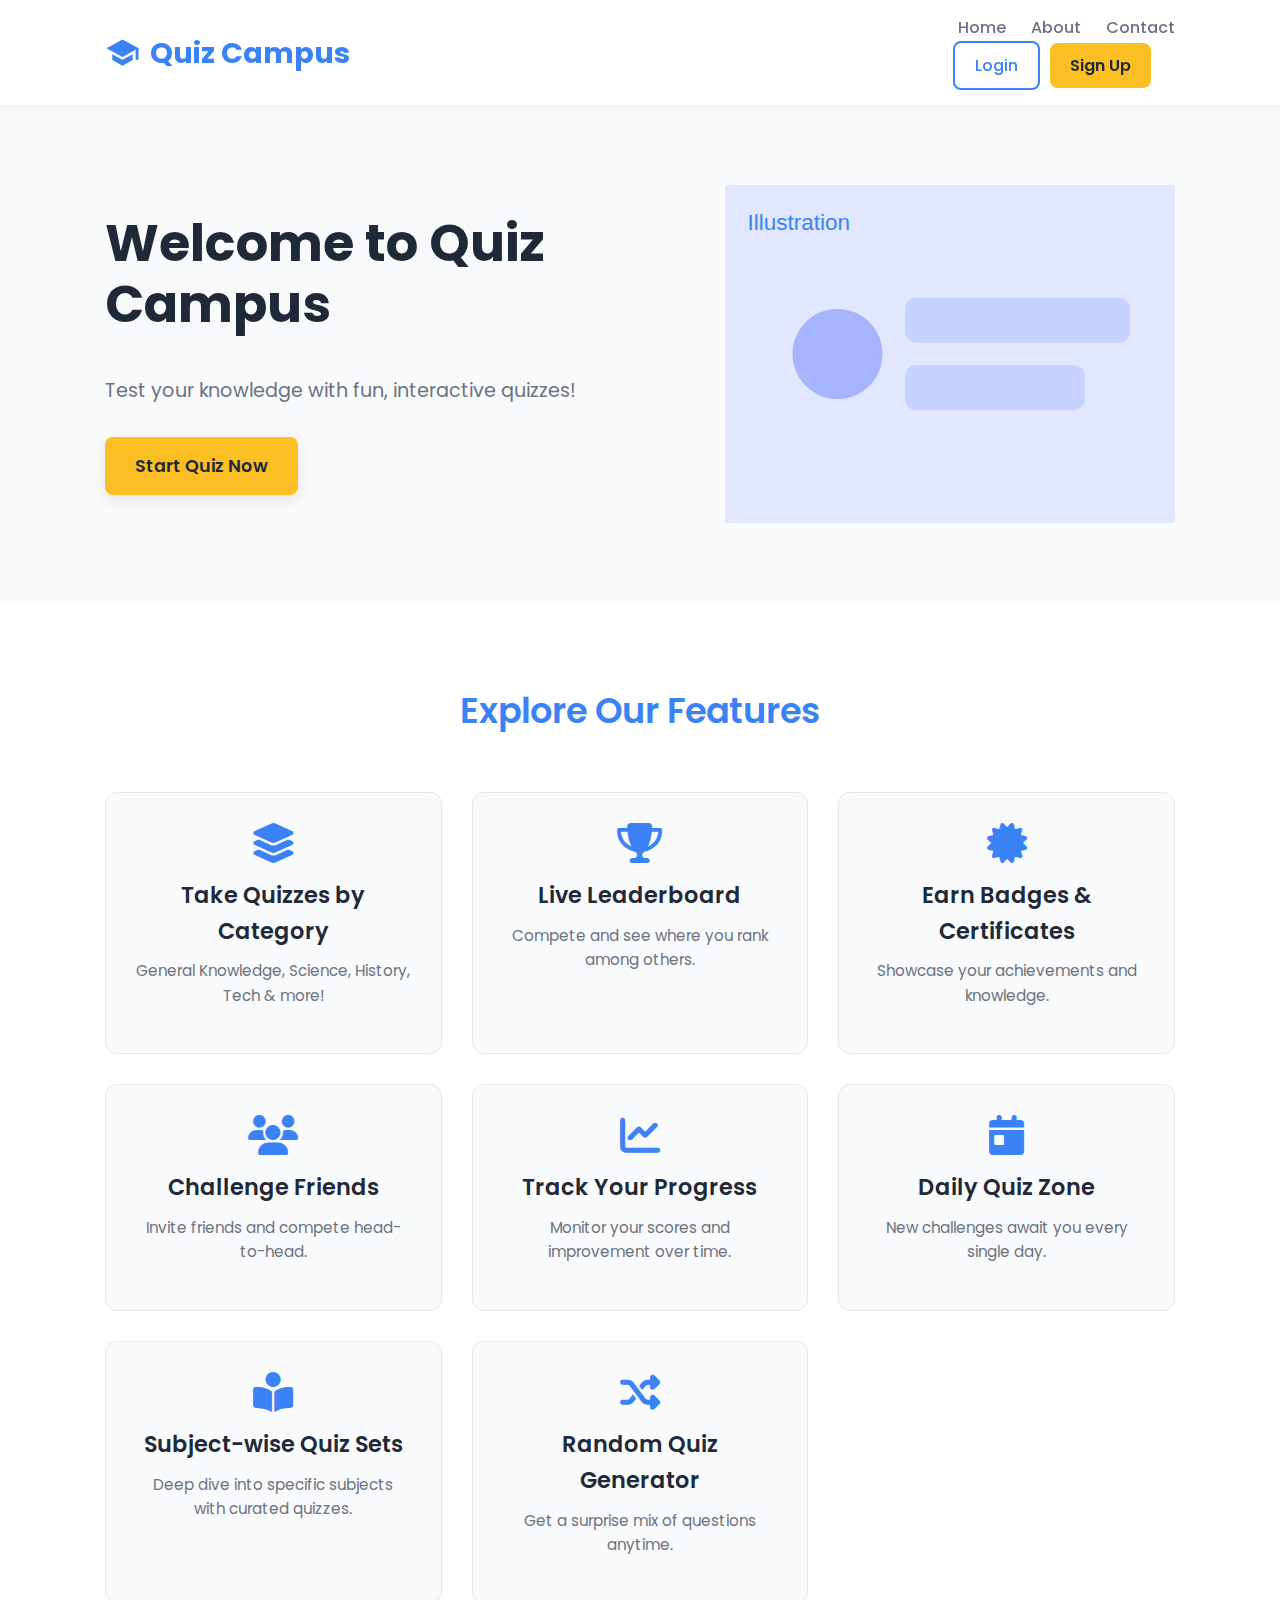
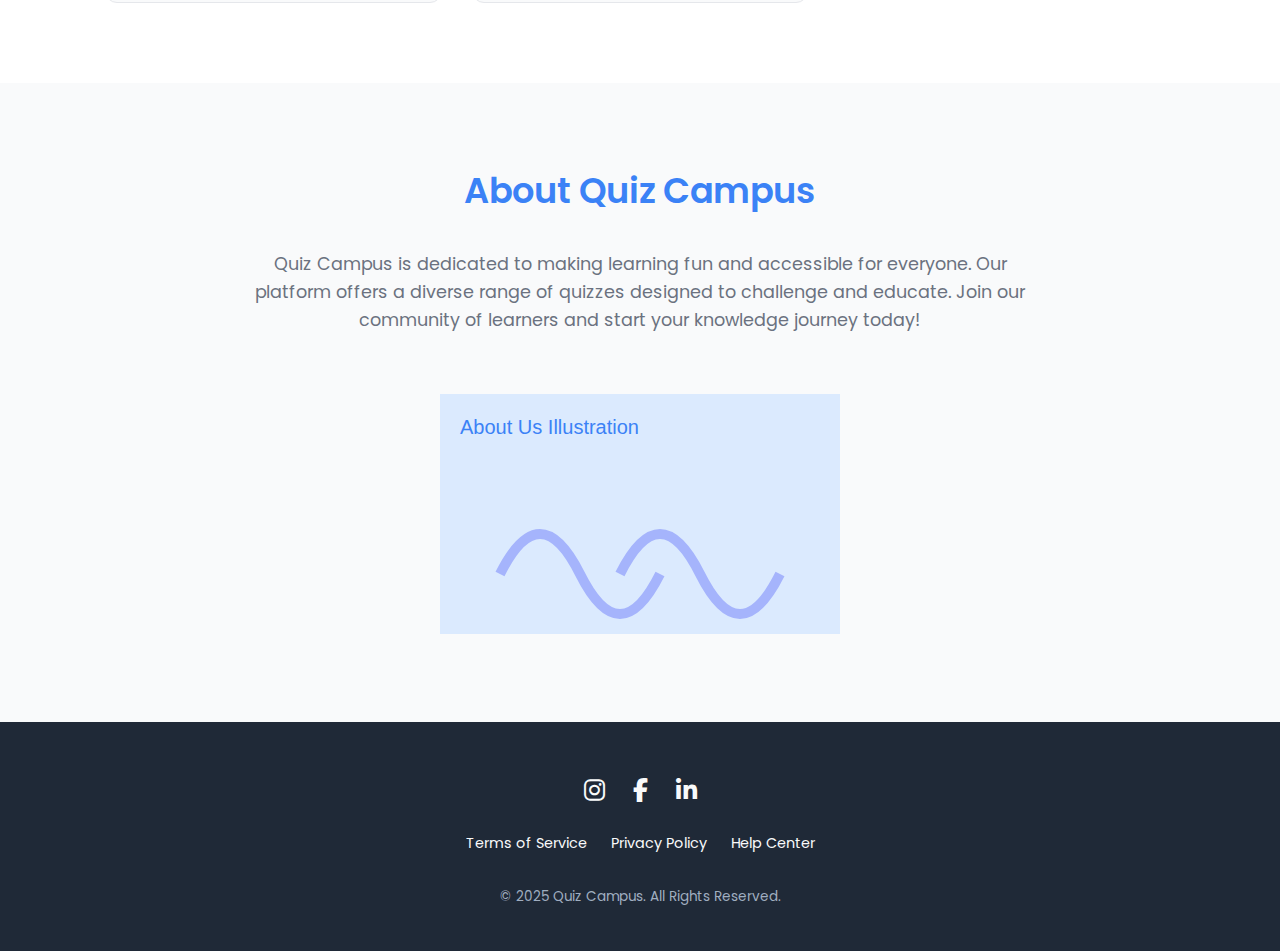
<file: quiz/index.html>
<!DOCTYPE html>
<html lang="en">
<head>
    <meta charset="UTF-8">
    <meta name="viewport" content="width=device-width, initial-scale=1.0">
    <title>Quiz Campus - Test Your Knowledge!</title>
    <link rel="stylesheet" href="style.css">
    <link href="https://fonts.googleapis.com/css2?family=Poppins:wght@400;500;600;700&display=swap" rel="stylesheet">
    <link rel="stylesheet" href="https://cdnjs.cloudflare.com/ajax/libs/font-awesome/6.5.1/css/all.min.css">
    <link rel="icon" href="favicon.svg" type="image/svg+xml"> <!-- Optional: Add a simple SVG favicon -->
</head>
<body>
    <header>
        <div class="container">
            <a href="#" class="logo">
                <img src="logo-icon.svg" alt="Quiz Campus Icon" class="logo-icon"> <!-- Placeholder for a simple logo icon -->
                Quiz Campus
            </a>
            <nav>
                <ul class="nav-links">
                    <li><a href="#">Home</a></li>
                    <li><a href="#about">About</a></li>
                    <li><a href="#contact">Contact</a></li>
                </ul>
                <div class="auth-buttons">
                    <a href="/quiz/login.html" class="btn btn-secondary">Login</a>
                    <a href="/quiz/signup.html" class="btn btn-primary">Sign Up</a>
                </div>
            </nav>
            <button class="mobile-nav-toggle" aria-label="Toggle navigation">
                <i class="fas fa-bars"></i>
            </button>
        </div>
    </header>

    <main>
        <section class="hero">
            <div class="container hero-content">
                <div class="hero-text">
                    <h1>Welcome to Quiz Campus</h1>
                    <p>Test your knowledge with fun, interactive quizzes!</p>
                    <a href="#" class="btn btn-cta">Start Quiz Now</a>
                </div>
                <div class="hero-image">
                    <!-- Placeholder for an illustration -->
                    <img src="hero-illustration.svg" alt="Students learning with quizzes">
                </div>
            </div>
        </section>

        <section id="features" class="features-section">
            <div class="container">
                <h2>Explore Our Features</h2>
                <div class="features-grid">
                    <div class="feature-card">
                        <i class="fas fa-layer-group"></i>
                        <h3>Take Quizzes by Category</h3>
                        <p>General Knowledge, Science, History, Tech & more!</p>
                    </div>
                    <div class="feature-card">
                        <i class="fas fa-trophy"></i>
                        <h3>Live Leaderboard</h3>
                        <p>Compete and see where you rank among others.</p>
                    </div>
                    <div class="feature-card">
                        <i class="fas fa-certificate"></i>
                        <h3>Earn Badges & Certificates</h3>
                        <p>Showcase your achievements and knowledge.</p>
                    </div>
                    <div class="feature-card">
                        <i class="fas fa-users"></i>
                        <h3>Challenge Friends</h3>
                        <p>Invite friends and compete head-to-head.</p>
                    </div>
                    <div class="feature-card">
                        <i class="fas fa-chart-line"></i>
                        <h3>Track Your Progress</h3>
                        <p>Monitor your scores and improvement over time.</p>
                    </div>
                    <div class="feature-card">
                        <i class="fas fa-calendar-day"></i>
                        <h3>Daily Quiz Zone</h3>
                        <p>New challenges await you every single day.</p>
                    </div>
                    <div class="feature-card">
                        <i class="fas fa-book-open-reader"></i>
                        <h3>Subject-wise Quiz Sets</h3>
                        <p>Deep dive into specific subjects with curated quizzes.</p>
                    </div>
                    <div class="feature-card">
                        <i class="fas fa-random"></i>
                        <h3>Random Quiz Generator</h3>
                        <p>Get a surprise mix of questions anytime.</p>
                    </div>
                </div>
            </div>
        </section>

        <!-- Optional: About Section -->
        <section id="about" class="about-section">
            <div class="container">
                <h2>About Quiz Campus</h2>
                <p>Quiz Campus is dedicated to making learning fun and accessible for everyone. Our platform offers a diverse range of quizzes designed to challenge and educate. Join our community of learners and start your knowledge journey today!</p>
                <img src="about-illustration.svg" alt="Diverse group of students learning" class="about-illustration">
            </div>
        </section>

    </main>

    <footer id="contact">
        <div class="container">
            <div class="footer-content">
                <div class="social-media">
                    <a href="#" aria-label="Instagram"><i class="fab fa-instagram"></i></a>
                    <a href="#" aria-label="Facebook"><i class="fab fa-facebook-f"></i></a>
                    <a href="#" aria-label="LinkedIn"><i class="fab fa-linkedin-in"></i></a>
                </div>
                <div class="quick-links">
                    <a href="#">Terms of Service</a>
                    <a href="#">Privacy Policy</a>
                    <a href="#">Help Center</a>
                </div>
            </div>
            <p class="copyright">© 2025 Quiz Campus. All Rights Reserved.</p>
        </div>
    </footer>

    <script src="script.js"></script>
</body>
</html>
</file>
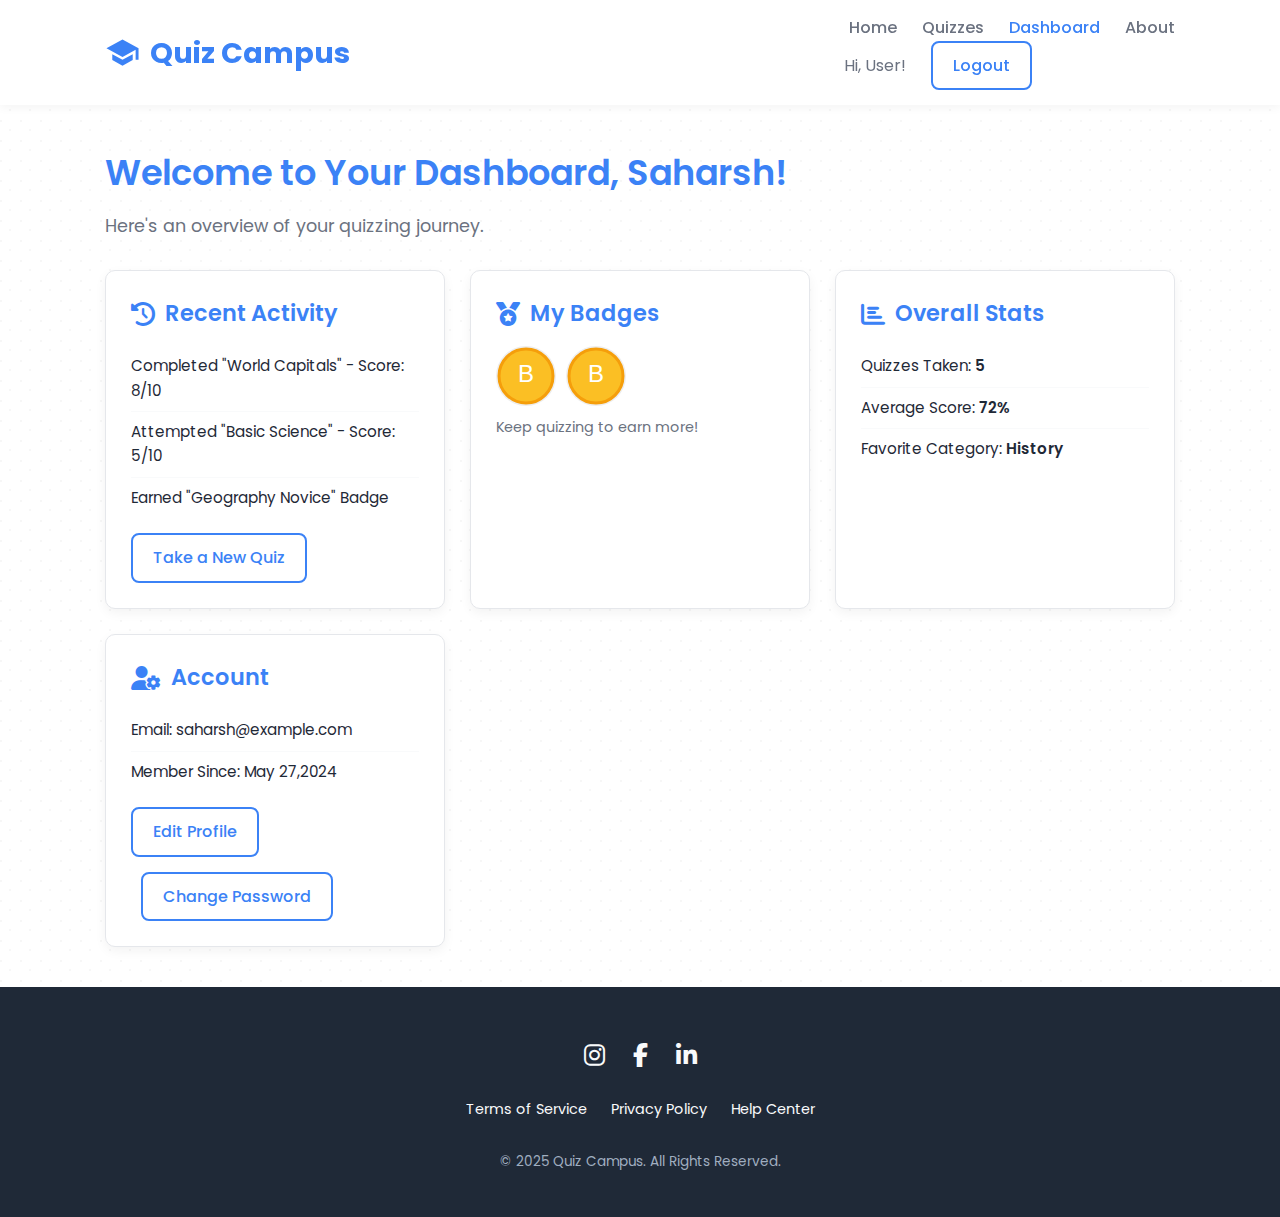
<file: quiz/dashboard.html>
<!DOCTYPE html>
<html lang="en">
<head>
    <meta charset="UTF-8">
    <meta name="viewport" content="width=device-width, initial-scale=1.0">
    <title>My Dashboard - Quiz Campus</title>
    <link rel="stylesheet" href="style.css">
    <link href="https://fonts.googleapis.com/css2?family=Poppins:wght@400;500;600;700&display=swap" rel="stylesheet">
    <link rel="stylesheet" href="https://cdnjs.cloudflare.com/ajax/libs/font-awesome/6.5.1/css/all.min.css">
    <link rel="icon" href="favicon.svg" type="image/svg+xml">
</head>
<body>
    <header>
        <!-- ... (Copy header from index.html, adjust auth buttons for logged-in state) ... -->
       <!--

       -->
       
       
        <div class="container">
            <a href="index.html" class="logo">
                <img src="logo-icon.svg" alt="Quiz Campus Icon" class="logo-icon">
                Quiz Campus
            </a>
            <nav>
                <ul class="nav-links">
                    <li><a href="index.html">Home</a></li>
                    <li><a href="quizzes.html">Quizzes</a></li>
                    <li><a href="dashboard.html" class="active">Dashboard</a></li>
                    <li><a href="index.html#about">About</a></li>
                </ul>
                <div class="auth-buttons">
                    <span style="margin-right: 15px; color: var(--text-light);">Hi, User!</span>
                    <a href="index.html" class="btn btn-secondary">Logout</a> <!-- Logout would be handled by backend -->
                </div>
            </nav>
            <button class="mobile-nav-toggle" aria-label="Toggle navigation">
                <i class="fas fa-bars"></i>
            </button>
        </div>
    </header>

    <main>
        <section class="dashboard-container">
            <div class="container">
                <div class="dashboard-welcome">
                    <h2>Welcome to Your Dashboard, Saharsh!</h2>
                    <p>Here's an overview of your quizzing journey.</p>
                </div>

                <div class="dashboard-grid">
                    <div class="dashboard-card">
                        <h3><i class="fas fa-history"></i> Recent Activity</h3>
                        <ul>
                            <li>Completed "World Capitals" - Score: 8/10</li>
                            <li>Attempted "Basic Science" - Score: 5/10</li>
                            <li>Earned "Geography Novice" Badge</li>
                        </ul>
                        <a href="quizzes.html" class="btn btn-secondary">Take a New Quiz</a>
                    </div>

                    <div class="dashboard-card">
                        <h3><i class="fas fa-medal"></i> My Badges</h3>
                        <div style="display: flex; gap: 10px; margin-top:10px;">
                            <img src="badge-placeholder.svg" alt="Badge 1" title="Geography Novice" style="width:60px; height:60px; background: #eee; border-radius:50%;">
                            <img src="badge-placeholder.svg" alt="Badge 2" title="Science Starter" style="width:60px; height:60px; background: #eee; border-radius:50%;">
                            <!-- Add more badges -->
                        </div>
                        <p style="font-size:0.9rem; color: var(--text-light); margin-top:10px;">Keep quizzing to earn more!</p>
                    </div>

                    <div class="dashboard-card">
                        <h3><i class="fas fa-chart-bar"></i> Overall Stats</h3>
                        <ul>
                            <li>Quizzes Taken: <span class="value">5</span></li>
                            <li>Average Score: <span class="value">72%</span></li>
                            <li>Favorite Category: <span class="value">History</span></li>
                        </ul>
                    </div>

                    <div class="dashboard-card">
                        <h3><i class="fas fa-user-cog"></i> Account</h3>
                         <ul>
                            <li>Email: saharsh@example.com</li>
                            <li>Member Since: May 27,2024</li>
                        </ul>
                        <a href="/quiz/profile-view.html" class="btn btn-secondary">Edit Profile</a>
                        <a href="#" class="btn btn-secondary" style="margin-left:10px;">Change Password</a>
                    </div>
                </div>
            </div>
        </section>
    </main>

    <footer id="contact">
        <!-- ... (Copy footer from index.html) ... -->
       
       
       
       
        <div class="container">
            <div class="footer-content">
                <div class="social-media">
                    <a href="#" aria-label="Instagram"><i class="fab fa-instagram"></i></a>
                    <a href="#" aria-label="Facebook"><i class="fab fa-facebook-f"></i></a>
                    <a href="#" aria-label="LinkedIn"><i class="fab fa-linkedin-in"></i></a>
                </div>
                <div class="quick-links">
                    <a href="#">Terms of Service</a>
                    <a href="#">Privacy Policy</a>
                    <a href="#">Help Center</a>
                </div>
            </div>
            <p class="copyright">© 2025 Quiz Campus. All Rights Reserved.</p>
        </div>
    </footer>
    <script src="script.js"></script>
</body>
</html>
</file>
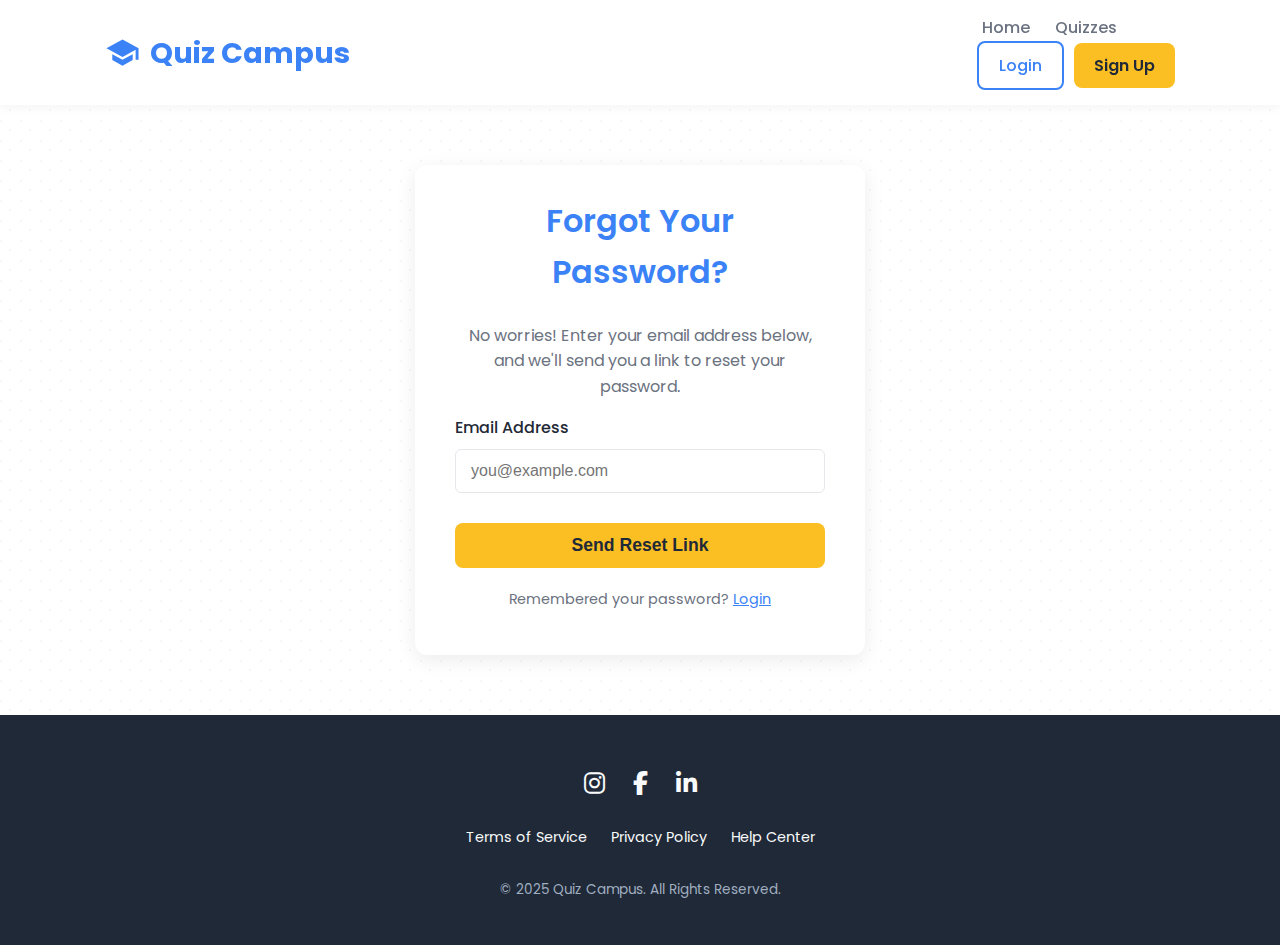
<file: quiz/forgot-password.html>
<!DOCTYPE html>
<html lang="en">
<head>
    <meta charset="UTF-8">
    <meta name="viewport" content="width=device-width, initial-scale=1.0">
    <title>Forgot Password - Quiz Campus</title>
    <link rel="stylesheet" href="style.css">
    <link href="https://fonts.googleapis.com/css2?family=Poppins:wght@400;500;600;700&display=swap" rel="stylesheet">
    <link rel="stylesheet" href="https://cdnjs.cloudflare.com/ajax/libs/font-awesome/6.5.1/css/all.min.css">
    <link rel="icon" href="favicon.svg" type="image/svg+xml">
</head>
<body>
    <header>
        <div class="container">
            <a href="index.html" class="logo">
                <img src="logo-icon.svg" alt="Quiz Campus Icon" class="logo-icon">
                Quiz Campus
            </a>
            <nav id="main-navigation">
                <ul class="nav-links">
                    <li><a href="index.html">Home</a></li>
                    <li><a href="quizzes.html">Quizzes</a></li>
                    <!-- No active class here as it's an auth utility page -->
                </ul>
                 <div class="auth-buttons">
                    <a href="login.html" class="btn btn-secondary">Login</a>
                    <a href="signup.html" class="btn btn-primary">Sign Up</a>
                </div>
            </nav>
            <button class="mobile-nav-toggle" aria-label="Toggle navigation" aria-expanded="false" aria-controls="main-navigation">
                <i class="fas fa-bars"></i>
            </button>
        </div>
    </header>

    <main>
        <div class="auth-container">
            <h2>Forgot Your Password?</h2>
            <p class="form-info-text">No worries! Enter your email address below, and we'll send you a link to reset your password.</p>
            <form action="#" method="POST"> <!-- Action would point to backend endpoint -->
                <div class="form-group">
                    <label for="email">Email Address</label>
                    <input type="email" id="email" name="email" required placeholder="you@example.com">
                </div>
                <button type="submit" class="btn btn-primary">Send Reset Link</button>
                <div class="extra-links">
                    <p>Remembered your password? <a href="login.html">Login</a></p>
                </div>
            </form>
        </div>
    </main>

    <footer id="contact" style="margin-top: 60px;">
        <div class="container">
            <div class="footer-content">
                <div class="social-media">
                    <a href="#" aria-label="Instagram"><i class="fab fa-instagram"></i></a>
                    <a href="#" aria-label="Facebook"><i class="fab fa-facebook-f"></i></a>
                    <a href="#" aria-label="LinkedIn"><i class="fab fa-linkedin-in"></i></a>
                </div>
                <div class="quick-links">
                    <a href="#">Terms of Service</a>
                    <a href="#">Privacy Policy</a>
                    <a href="#">Help Center</a>
                </div>
            </div>
            <p class="copyright">© 2025 Quiz Campus. All Rights Reserved.</p>
        </div>
    </footer>
    <script src="script.js"></script>
</body>
</html>
</file>
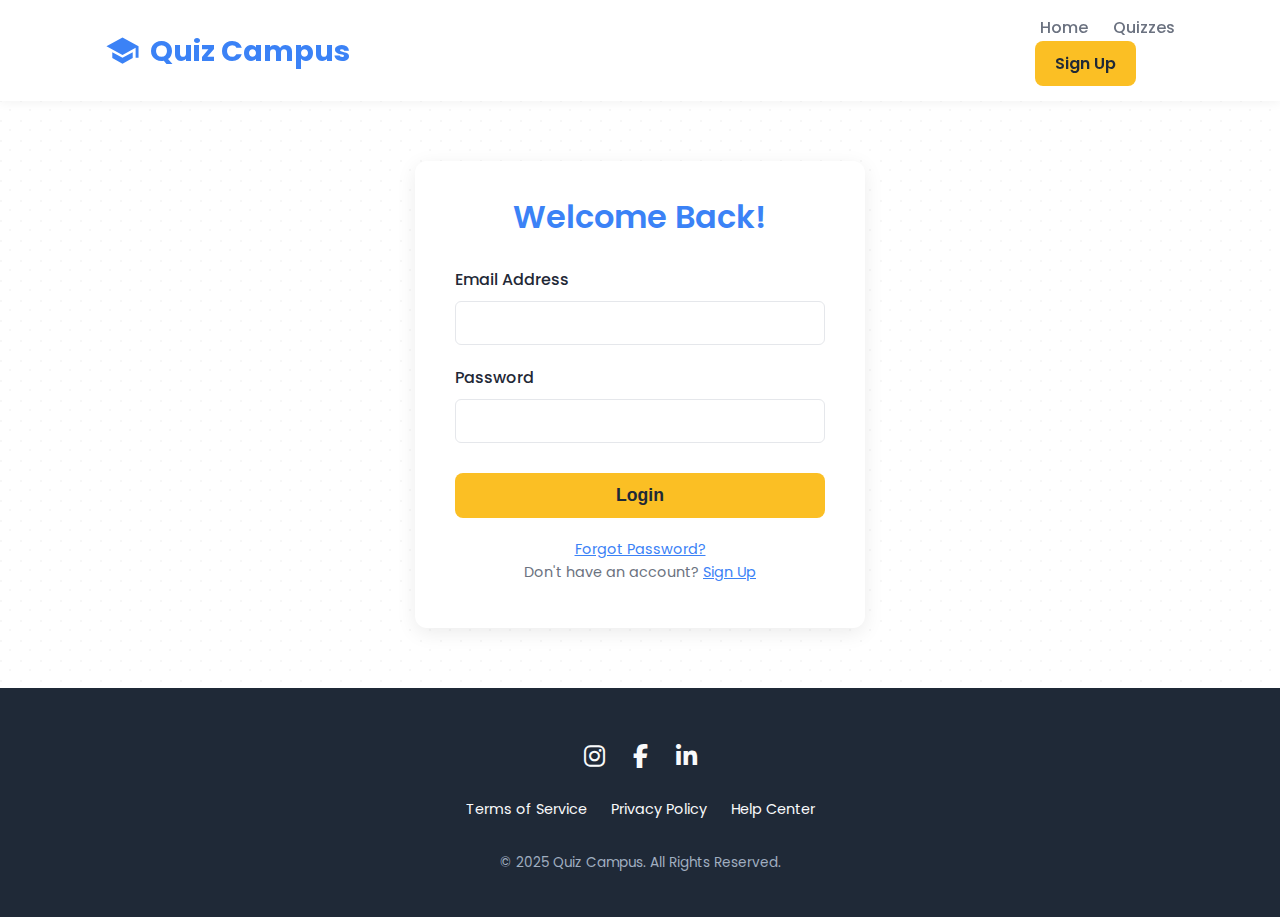
<file: quiz/login.html>
<!DOCTYPE html>
<html lang="en">
<head>
    <meta charset="UTF-8">
    <meta name="viewport" content="width=device-width, initial-scale=1.0">
    <title>Login - Quiz Campus</title>
    <link rel="stylesheet" href="style.css">
    <link href="https://fonts.googleapis.com/css2?family=Poppins:wght@400;500;600;700&display=swap" rel="stylesheet">
    <link rel="stylesheet" href="https://cdnjs.cloudflare.com/ajax/libs/font-awesome/6.5.1/css/all.min.css">
    <link rel="icon" href="favicon.svg" type="image/svg+xml">
</head>
<body>
    <header>
        <div class="container">
            <a href="index.html" class="logo">
                <img src="logo-icon.svg" alt="Quiz Campus Icon" class="logo-icon">
                Quiz Campus
            </a>
            <nav id="main-navigation">
                <ul class="nav-links">
                    <li><a href="index.html">Home</a></li>
                    <li><a href="quizzes.html">Quizzes</a></li>
                </ul>
                 <div class="auth-buttons">
                    <!-- Login is current page, Sign Up is alternative -->
                    <a href="signup.html" class="btn btn-primary">Sign Up</a>
                </div>
            </nav>
             <button class="mobile-nav-toggle" aria-label="Toggle navigation" aria-expanded="false" aria-controls="main-navigation">
                <i class="fas fa-bars"></i>
            </button>
        </div>
    </header>

    <main>
        <div class="auth-container">
            <h2>Welcome Back!</h2>
            <form action="dashboard.html" method="GET"> <!-- Changed to GET and dashboard.html for demo -->
                <div class="form-group"> <label for="email">Email Address</label> <input type="email" id="email" name="email" required> </div>
                <div class="form-group"> <label for="password">Password</label> <input type="password" id="password" name="password" required> </div>
                <button type="submit" class="btn btn-primary">Login</button>
                <div class="extra-links"> <a href="/quiz/forgot-password.html">Forgot Password?</a> <p>Don't have an account? <a href="signup.html">Sign Up</a></p> </div>
            </form>
        </div>
    </main>

    <footer style="margin-top: 60px;">
        <div class="container">
            <div class="footer-content">
                <div class="social-media">
                    <a href="#" aria-label="Instagram"><i class="fab fa-instagram"></i></a>
                    <a href="#" aria-label="Facebook"><i class="fab fa-facebook-f"></i></a>
                    <a href="#" aria-label="LinkedIn"><i class="fab fa-linkedin-in"></i></a>
                </div>
                <div class="quick-links">
                    <a href="#">Terms of Service</a>
                    <a href="#">Privacy Policy</a>
                    <a href="#">Help Center</a>
                </div>
            </div>
            <p class="copyright">© 2025 Quiz Campus. All Rights Reserved.</p>
        </div>
    </footer>
    <script src="script.js"></script>
</body>
</html>
</file>
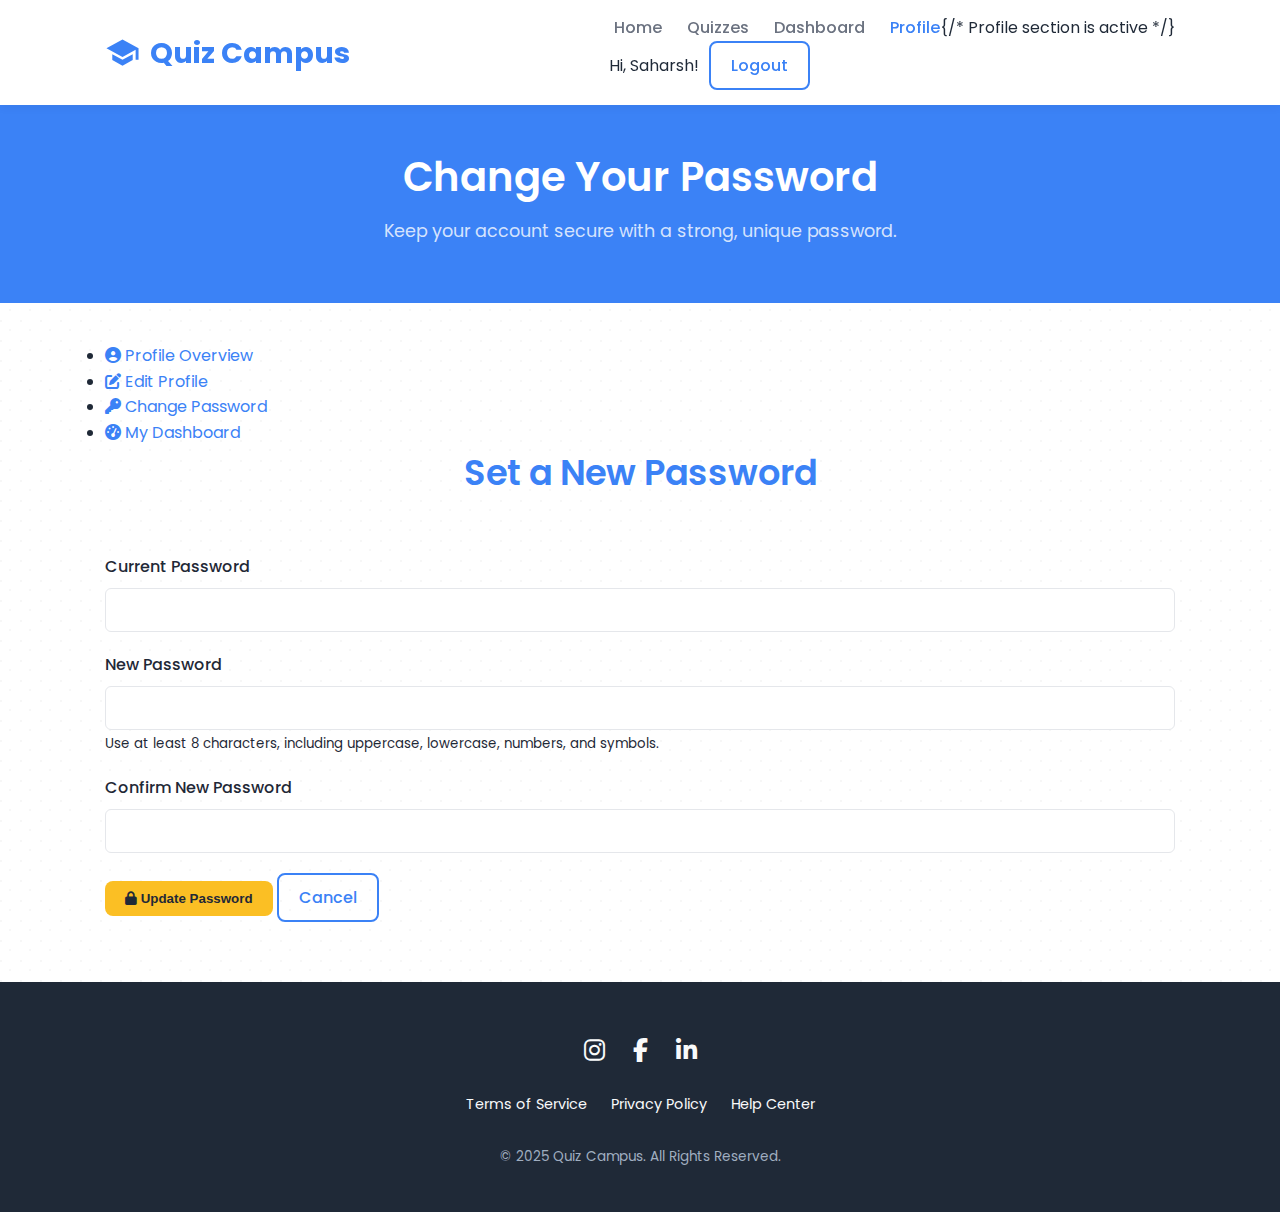
<file: quiz/profile-password.html>
<!DOCTYPE html>
<html lang="en">
<head>
    <meta charset="UTF-8">
    <meta name="viewport" content="width=device-width, initial-scale=1.0">
    <title>Change Password - Quiz Campus</title>
    <link rel="stylesheet" href="style.css">
    <link href="https://fonts.googleapis.com/css2?family=Poppins:wght@400;500;600;700&display=swap" rel="stylesheet">
    <link rel="stylesheet" href="https://cdnjs.cloudflare.com/ajax/libs/font-awesome/6.5.1/css/all.min.css">
    <link rel="icon" href="favicon.svg" type="image/svg+xml">
</head>
<body>
    <header>
        <div class="container">
            <a href="index.html" class="logo"> <img src="logo-icon.svg" alt="Quiz Campus Icon" class="logo-icon"> Quiz Campus </a>
            <nav id="main-navigation">
                <ul class="nav-links">
                    <li><a href="index.html">Home</a></li>
                    <li><a href="quizzes.html">Quizzes</a></li>
                    <li><a href="dashboard.html">Dashboard</a></li>
                    <li><a href="profile-view.html" class="active">Profile</a></li> {/* Profile section is active */}
                </ul>
                <div class="auth-buttons"> <span class="user-greeting">Hi, Saharsh!</span> <a href="index.html" class="btn btn-secondary">Logout</a> </div>
            </nav>
            <button class="mobile-nav-toggle" aria-label="Toggle navigation" aria-expanded="false" aria-controls="main-navigation"> <i class="fas fa-bars"></i> </button>
        </div>
    </header>

    <main>
        <section class="page-header">
            <div class="container">
                <h1>Change Your Password</h1>
                <p>Keep your account secure with a strong, unique password.</p>
            </div>
        </section>

        <section class="profile-section">
            <div class="container">
                <div class="profile-layout">
                    <aside class="profile-sidebar">
                        <nav class="profile-subnav">
                            <ul>
                                <li><a href="profile-view.html"><i class="fas fa-user-circle"></i> Profile Overview</a></li>
                                <li><a href="profile-edit.html"><i class="fas fa-edit"></i> Edit Profile</a></li>
                                <li><a href="profile-password.html" class="active"><i class="fas fa-key"></i> Change Password</a></li>
                                <li><a href="dashboard.html"><i class="fas fa-tachometer-alt"></i> My Dashboard</a></li>
                            </ul>
                        </nav>
                    </aside>
                    <div class="profile-content">
                        <div class="profile-card form-card">
                            <h2>Set a New Password</h2>
                            <form action="#" method="POST" class="profile-form">
                                <div class="form-group">
                                    <label for="currentPassword">Current Password</label>
                                    <input type="password" id="currentPassword" name="currentPassword" required>
                                </div>
                                <div class="form-group">
                                    <label for="newPassword">New Password</label>
                                    <input type="password" id="newPassword" name="newPassword" required>
                                    <small class="form-text text-muted">Use at least 8 characters, including uppercase, lowercase, numbers, and symbols.</small>
                                </div>
                                <div class="form-group">
                                    <label for="confirmNewPassword">Confirm New Password</label>
                                    <input type="password" id="confirmNewPassword" name="confirmNewPassword" required>
                                </div>
                                <div class="form-actions">
                                    <button type="submit" class="btn btn-primary"><i class="fas fa-lock"></i> Update Password</button>
                                    <a href="profile-view.html" class="btn btn-secondary">Cancel</a>
                                </div>
                            </form>
                        </div>
                    </div>
                </div>
            </div>
        </section>
    </main>

    <footer id="contact" style="margin-top: 60px;">
        <!-- ... (Standard Footer) ... -->
        <div class="container"> <div class="footer-content"> <div class="social-media"> <a href="#" aria-label="Instagram"><i class="fab fa-instagram"></i></a> <a href="#" aria-label="Facebook"><i class="fab fa-facebook-f"></i></a> <a href="#" aria-label="LinkedIn"><i class="fab fa-linkedin-in"></i></a> </div> <div class="quick-links"> <a href="#">Terms of Service</a> <a href="#">Privacy Policy</a> <a href="#">Help Center</a> </div> </div> <p class="copyright">© 2025 Quiz Campus. All Rights Reserved.</p> </div>
    </footer>
    <script src="script.js"></script>
</body>
</html>
</file>
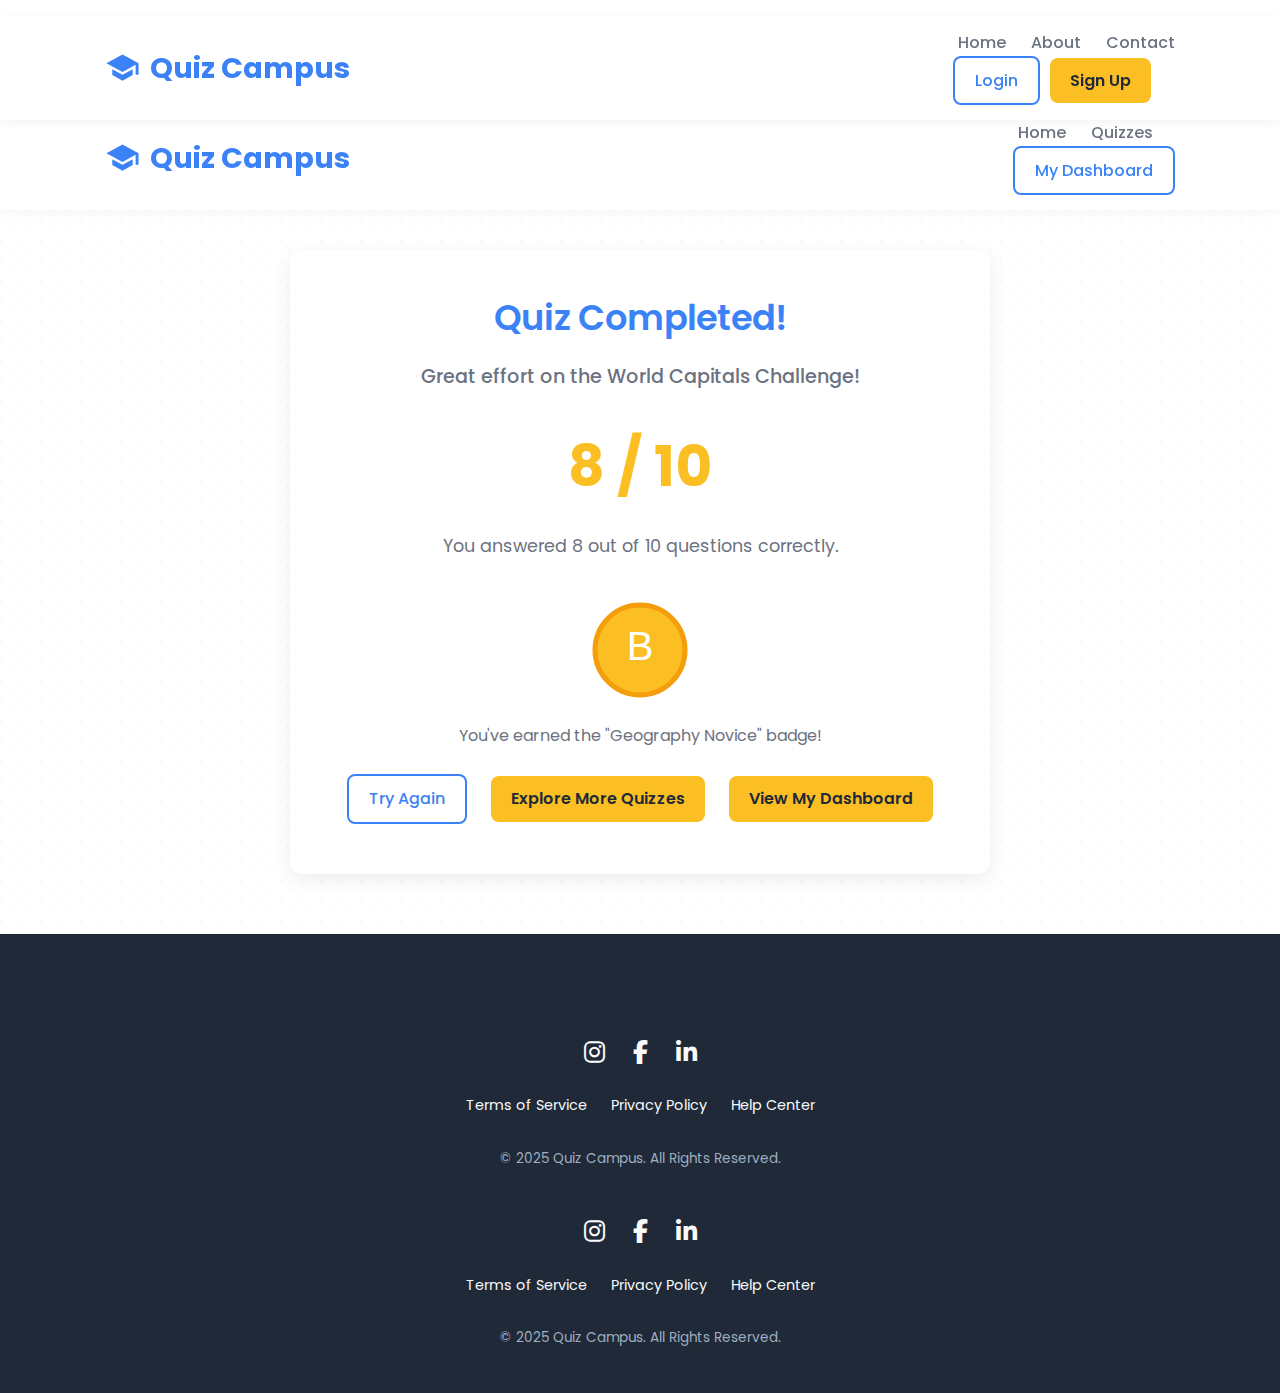
<file: quiz/quiz-result.html>
<!DOCTYPE html>
<html lang="en">
<head>
    <meta charset="UTF-8">
    <meta name="viewport" content="width=device-width, initial-scale=1.0">
    <title>Quiz Results - Quiz Campus</title>
    <link rel="stylesheet" href="style.css">
    <link href="https://fonts.googleapis.com/css2?family=Poppins:wght@400;500;600;700&display=swap" rel="stylesheet">
    <link rel="stylesheet" href="https://cdnjs.cloudflare.com/ajax/libs/font-awesome/6.5.1/css/all.min.css">
    <link rel="icon" href="favicon.svg" type="image/svg+xml">
</head>
<body>
    <header>
        <!-- ... (Copy header from index.html) ... -->
        
        <header>
        <div class="container">
            <a href="#" class="logo">
                <img src="logo-icon.svg" alt="Quiz Campus Icon" class="logo-icon"> <!-- Placeholder for a simple logo icon -->
                Quiz Campus
            </a>
            <nav>
                <ul class="nav-links">
                    <li><a href="#">Home</a></li>
                    <li><a href="#about">About</a></li>
                    <li><a href="#contact">Contact</a></li>
                </ul>
                <div class="auth-buttons">
                    <a href="#" class="btn btn-secondary">Login</a>
                    <a href="#" class="btn btn-primary">Sign Up</a>
                </div>
            </nav>
            <button class="mobile-nav-toggle" aria-label="Toggle navigation">
                <i class="fas fa-bars"></i>
            </button>
        </div>
    </header>
        
        
        
        <div class="container">
            <a href="index.html" class="logo">
                <img src="logo-icon.svg" alt="Quiz Campus Icon" class="logo-icon">
                Quiz Campus
            </a>
            <nav>
                 <ul class="nav-links">
                    <li><a href="index.html">Home</a></li>
                    <li><a href="quizzes.html">Quizzes</a></li>
                </ul>
                 <div class="auth-buttons">
                    <a href="dashboard.html" class="btn btn-secondary">My Dashboard</a>
                </div>
            </nav>
            <button class="mobile-nav-toggle" aria-label="Toggle navigation">
                <i class="fas fa-bars"></i>
            </button>
        </div>
    </header>

    <main>
        <div class="result-container">
            <h2>Quiz Completed!</h2>
            <p class="result-message">Great effort on the World Capitals Challenge!</p>
            <div class="score-display">8 / 10</div>
            <p class="score-details">You answered 8 out of 10 questions correctly.</p>
            <img src="badge-placeholder.svg" alt="Geography Whiz Badge" style="width: 100px; margin: 15px 0;"> <!-- Placeholder for a badge -->
            <p>You've earned the "Geography Novice" badge!</p>

            <div class="result-actions">
                <a href="quiz-start.html" class="btn btn-secondary">Try Again</a>
                <a href="quizzes.html" class="btn btn-primary">Explore More Quizzes</a>
                <a href="dashboard.html" class="btn btn-primary">View My Dashboard</a>
            </div>
            <!-- Optional: Detailed answer review section could go here -->
        </div>
    </main>

    <footer id="contact" style="margin-top: 60px;">
        <!-- ... (Copy footer from index.html) ... -->
       
       
       <footer id="contact">
        <div class="container">
            <div class="footer-content">
                <div class="social-media">
                    <a href="#" aria-label="Instagram"><i class="fab fa-instagram"></i></a>
                    <a href="#" aria-label="Facebook"><i class="fab fa-facebook-f"></i></a>
                    <a href="#" aria-label="LinkedIn"><i class="fab fa-linkedin-in"></i></a>
                </div>
                <div class="quick-links">
                    <a href="#">Terms of Service</a>
                    <a href="#">Privacy Policy</a>
                    <a href="#">Help Center</a>
                </div>
            </div>
            <p class="copyright">© 2025 Quiz Campus. All Rights Reserved.</p>
        </div>
    </footer>
       
       
       
       
        <div class="container">
            <div class="footer-content">
                <div class="social-media">
                    <a href="#" aria-label="Instagram"><i class="fab fa-instagram"></i></a>
                    <a href="#" aria-label="Facebook"><i class="fab fa-facebook-f"></i></a>
                    <a href="#" aria-label="LinkedIn"><i class="fab fa-linkedin-in"></i></a>
                </div>
                <div class="quick-links">
                    <a href="#">Terms of Service</a>
                    <a href="#">Privacy Policy</a>
                    <a href="#">Help Center</a>
                </div>
            </div>
            <p class="copyright">© 2025 Quiz Campus. All Rights Reserved.</p>
        </div>
    </footer>
    <script src="script.js"></script>
</body>
</html>
</file>
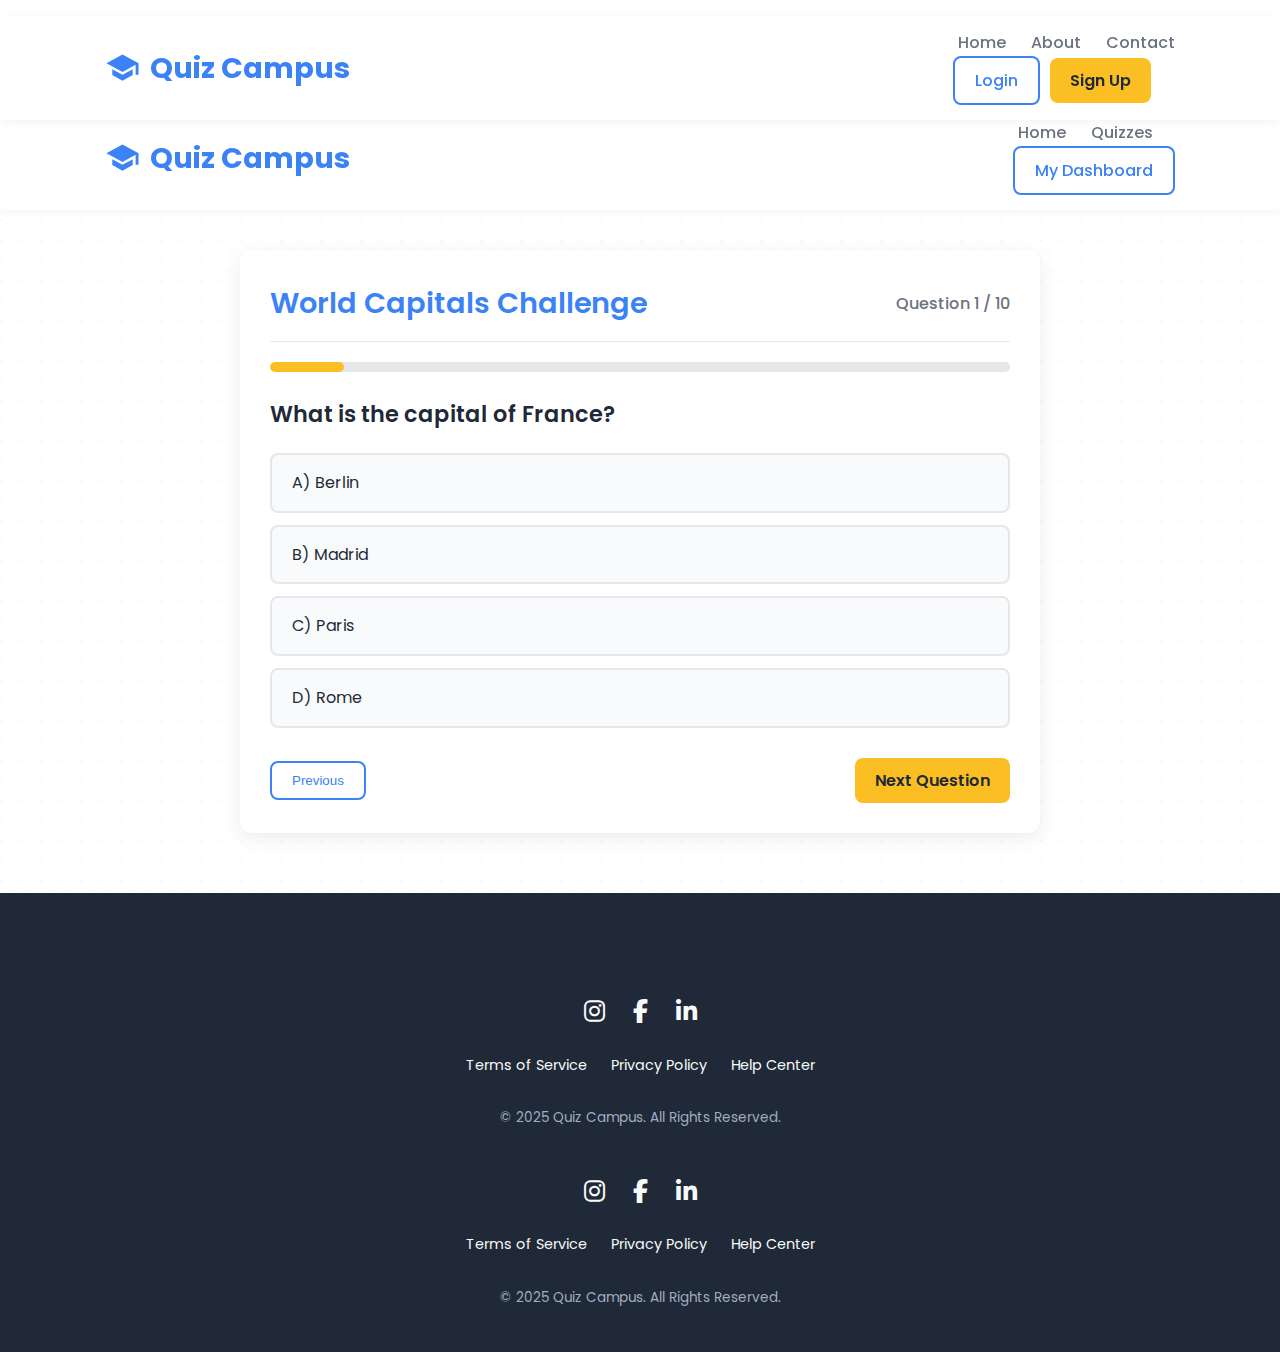
<file: quiz/quiz-start.html>
<!DOCTYPE html>
<html lang="en">
<head>
    <meta charset="UTF-8">
    <meta name="viewport" content="width=device-width, initial-scale=1.0">
    <title>World Capitals Challenge - Quiz Campus</title>
    <link rel="stylesheet" href="style.css">
    <link href="https://fonts.googleapis.com/css2?family=Poppins:wght@400;500;600;700&display=swap" rel="stylesheet">
    <link rel="stylesheet" href="https://cdnjs.cloudflare.com/ajax/libs/font-awesome/6.5.1/css/all.min.css">
    <link rel="icon" href="favicon.svg" type="image/svg+xml">
</head>
<body>
    <header>
        <!-- ... (Copy header from index.html, potentially simplified for quiz focus) ... -->
        
        
        <header>
        <div class="container">
            <a href="#" class="logo">
                <img src="logo-icon.svg" alt="Quiz Campus Icon" class="logo-icon"> <!-- Placeholder for a simple logo icon -->
                Quiz Campus
            </a>
            <nav>
                <ul class="nav-links">
                    <li><a href="#">Home</a></li>
                    <li><a href="#about">About</a></li>
                    <li><a href="#contact">Contact</a></li>
                </ul>
                <div class="auth-buttons">
                    <a href="#" class="btn btn-secondary">Login</a>
                    <a href="#" class="btn btn-primary">Sign Up</a>
                </div>
            </nav>
            <button class="mobile-nav-toggle" aria-label="Toggle navigation">
                <i class="fas fa-bars"></i>
            </button>
        </div>
    </header>


        
        <div class="container">
            <a href="index.html" class="logo">
                <img src="logo-icon.svg" alt="Quiz Campus Icon" class="logo-icon">
                Quiz Campus
            </a>
            <nav>
                 <ul class="nav-links">
                    <li><a href="index.html">Home</a></li>
                    <li><a href="quizzes.html">Quizzes</a></li>
                </ul>
                 <div class="auth-buttons">
                    <!-- Logged in user might see a profile link here instead -->
                    <a href="dashboard.html" class="btn btn-secondary">My Dashboard</a>
                </div>
            </nav>
            <button class="mobile-nav-toggle" aria-label="Toggle navigation">
                <i class="fas fa-bars"></i>
            </button>
        </div>
    </header>

    <main>
        <div class="quiz-interface-container">
            <div class="quiz-header">
                <h2>World Capitals Challenge</h2>
                <div class="quiz-progress-text">Question 1 / 10</div>
                <!-- <div class="quiz-timer">Time Left: <strong>00:59</strong></div> -->
            </div>

            <div class="quiz-progress-bar-container">
                <div class="quiz-progress-bar" style="width: 10%;"></div>
            </div>

            <div class="question-area">
                <p class="question-text">What is the capital of France?</p>
                <ul class="answer-options">
                    <li>
                        <input type="radio" name="q1" id="q1a1" value="Berlin">
                        <label for="q1a1">A) Berlin</label>
                    </li>
                    <li>
                        <input type="radio" name="q1" id="q1a2" value="Madrid">
                        <label for="q1a2">B) Madrid</label>
                    </li>
                    <li>
                        <input type="radio" name="q1" id="q1a3" value="Paris">
                        <label for="q1a3">C) Paris</label>
                    </li>
                    <li>
                        <input type="radio" name="q1" id="q1a4" value="Rome">
                        <label for="q1a4">D) Rome</label>
                    </li>
                </ul>
            </div>

            <div class="quiz-navigation">
                <button class="btn btn-secondary" disabled>Previous</button>
                <!-- This button would change to "Submit Quiz" on the last question -->
                <a href="quiz-result.html" class="btn btn-primary">Next Question</a>
            </div>
        </div>
    </main>

    <footer id="contact" style="margin-top: 60px;"> <!-- Added margin for better spacing -->
        <!-- ... (Copy footer from index.html) ... -->
       
       <footer id="contact">
        <div class="container">
            <div class="footer-content">
                <div class="social-media">
                    <a href="#" aria-label="Instagram"><i class="fab fa-instagram"></i></a>
                    <a href="#" aria-label="Facebook"><i class="fab fa-facebook-f"></i></a>
                    <a href="#" aria-label="LinkedIn"><i class="fab fa-linkedin-in"></i></a>
                </div>
                <div class="quick-links">
                    <a href="#">Terms of Service</a>
                    <a href="#">Privacy Policy</a>
                    <a href="#">Help Center</a>
                </div>
            </div>
            <p class="copyright">© 2025 Quiz Campus. All Rights Reserved.</p>
        </div>
    </footer>
       
       
       
       
       
        <div class="container">
            <div class="footer-content">
                <div class="social-media">
                    <a href="#" aria-label="Instagram"><i class="fab fa-instagram"></i></a>
                    <a href="#" aria-label="Facebook"><i class="fab fa-facebook-f"></i></a>
                    <a href="#" aria-label="LinkedIn"><i class="fab fa-linkedin-in"></i></a>
                </div>
                <div class="quick-links">
                    <a href="#">Terms of Service</a>
                    <a href="#">Privacy Policy</a>
                    <a href="#">Help Center</a>
                </div>
            </div>
            <p class="copyright">© 2025 Quiz Campus. All Rights Reserved.</p>
        </div>
    </footer>
    <script src="script.js"></script>
    <script>
        // Basic interaction for quiz options (visual only)
        const options = document.querySelectorAll('.answer-options input[type="radio"]');
        options.forEach(option => {
            option.addEventListener('change', () => {
                // In a real app, you'd handle the selection state
                console.log('Selected:', option.value);
            });
        });
    </script>
</body>
</html>
</file>
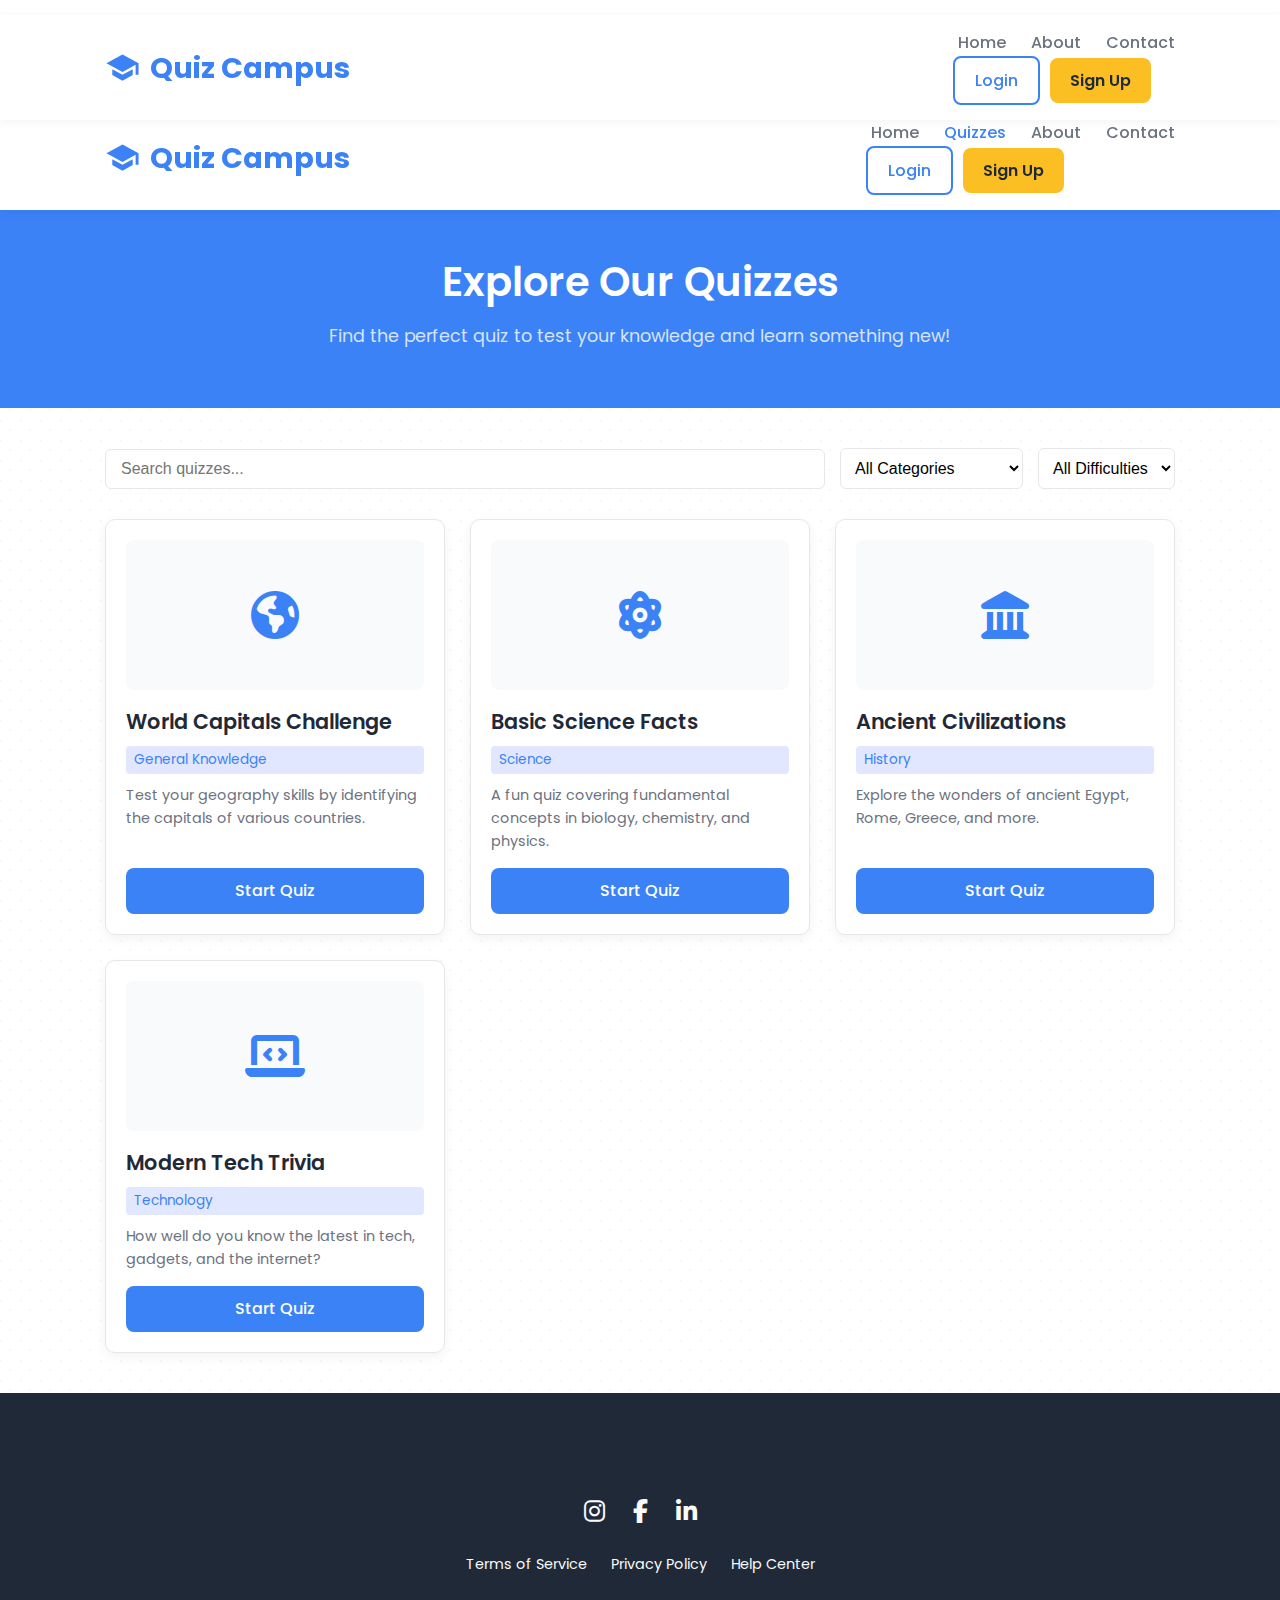
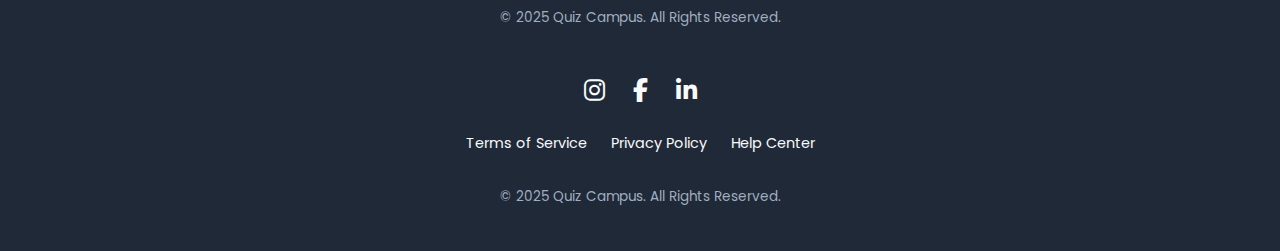
<file: quiz/quizzes.html>
<!DOCTYPE html>
<html lang="en">
<head>
    <meta charset="UTF-8">
    <meta name="viewport" content="width=device-width, initial-scale=1.0">
    <title>Explore Quizzes - Quiz Campus</title>
    <link rel="stylesheet" href="style.css">
    <link href="https://fonts.googleapis.com/css2?family=Poppins:wght@400;500;600;700&display=swap" rel="stylesheet">
    <link rel="stylesheet" href="https://cdnjs.cloudflare.com/ajax/libs/font-awesome/6.5.1/css/all.min.css">
    <link rel="icon" href="favicon.svg" type="image/svg+xml">
</head>
<body>
    <header>
        <!-- ... (Copy header from index.html) ... -->
        
<header>
        <div class="container">
            <a href="#" class="logo">
                <img src="logo-icon.svg" alt="Quiz Campus Icon" class="logo-icon"> <!-- Placeholder for a simple logo icon -->
                Quiz Campus
            </a>
            <nav>
                <ul class="nav-links">
                    <li><a href="#">Home</a></li>
                    <li><a href="#about">About</a></li>
                    <li><a href="#contact">Contact</a></li>
                </ul>
                <div class="auth-buttons">
                    <a href="#" class="btn btn-secondary">Login</a>
                    <a href="#" class="btn btn-primary">Sign Up</a>
                </div>
            </nav>
            <button class="mobile-nav-toggle" aria-label="Toggle navigation">
                <i class="fas fa-bars"></i>
            </button>
        </div>
    </header>




        <div class="container">
            <a href="index.html" class="logo">
                <img src="logo-icon.svg" alt="Quiz Campus Icon" class="logo-icon">
                Quiz Campus
            </a>
            <nav>
                <ul class="nav-links">
                    <li><a href="index.html">Home</a></li>
                    <li><a href="quizzes.html" class="active">Quizzes</a></li>
                    <li><a href="index.html#about">About</a></li>
                    <li><a href="index.html#contact">Contact</a></li>
                </ul>
                <div class="auth-buttons">
                    <a href="login.html" class="btn btn-secondary">Login</a>
                    <a href="signup.html" class="btn btn-primary">Sign Up</a>
                </div>
            </nav>
            <button class="mobile-nav-toggle" aria-label="Toggle navigation">
                <i class="fas fa-bars"></i>
            </button>
        </div>
    </header>

    <main>
        <section class="page-header">
            <div class="container">
                <h1>Explore Our Quizzes</h1>
                <p>Find the perfect quiz to test your knowledge and learn something new!</p>
            </div>
        </section>

        <section class="quiz-list-section">
            <div class="container">
                <div class="quiz-filters">
                    <input type="text" placeholder="Search quizzes...">
                    <select name="category" id="category-filter">
                        <option value="">All Categories</option>
                        <option value="gk">General Knowledge</option>
                        <option value="science">Science</option>
                        <option value="history">History</option>
                        <option value="tech">Technology</option>
                    </select>
                    <select name="difficulty" id="difficulty-filter">
                        <option value="">All Difficulties</option>
                        <option value="easy">Easy</option>
                        <option value="medium">Medium</option>
                        <option value="hard">Hard</option>
                    </select>
                </div>

                <div class="quiz-grid">
                    <!-- Sample Quiz Card 1 -->
                    <div class="quiz-card">
                        <div class="quiz-card-image"><i class="fas fa-globe-americas"></i></div>
                        <h3>World Capitals Challenge</h3>
                        <span class="category">General Knowledge</span>
                        <p>Test your geography skills by identifying the capitals of various countries.</p>
                        <a href="quiz-start.html" class="btn">Start Quiz</a>
                    </div>
                    <!-- Sample Quiz Card 2 -->
                    <div class="quiz-card">
                        <div class="quiz-card-image"><i class="fas fa-atom"></i></div>
                        <h3>Basic Science Facts</h3>
                        <span class="category">Science</span>
                        <p>A fun quiz covering fundamental concepts in biology, chemistry, and physics.</p>
                        <a href="quiz-start.html" class="btn">Start Quiz</a>
                    </div>
                    <!-- Sample Quiz Card 3 -->
                    <div class="quiz-card">
                        <div class="quiz-card-image"><i class="fas fa-landmark"></i></div>
                        <h3>Ancient Civilizations</h3>
                        <span class="category">History</span>
                        <p>Explore the wonders of ancient Egypt, Rome, Greece, and more.</p>
                        <a href="quiz-start.html" class="btn">Start Quiz</a>
                    </div>
                    <!-- Sample Quiz Card 4 -->
                    <div class="quiz-card">
                        <div class="quiz-card-image"><i class="fas fa-laptop-code"></i></div>
                        <h3>Modern Tech Trivia</h3>
                        <span class="category">Technology</span>
                        <p>How well do you know the latest in tech, gadgets, and the internet?</p>
                        <a href="quiz-start.html" class="btn">Start Quiz</a>
                    </div>
                    <!-- Add more quiz cards as needed -->
                </div>
            </div>
        </section>
    </main>

    <footer id="contact">
        <!-- ... (Copy footer from index.html) ... -->
       
       <footer id="contact">
        <div class="container">
            <div class="footer-content">
                <div class="social-media">
                    <a href="#" aria-label="Instagram"><i class="fab fa-instagram"></i></a>
                    <a href="#" aria-label="Facebook"><i class="fab fa-facebook-f"></i></a>
                    <a href="#" aria-label="LinkedIn"><i class="fab fa-linkedin-in"></i></a>
                </div>
                <div class="quick-links">
                    <a href="#">Terms of Service</a>
                    <a href="#">Privacy Policy</a>
                    <a href="#">Help Center</a>
                </div>
            </div>
            <p class="copyright">© 2025 Quiz Campus. All Rights Reserved.</p>
        </div>
    </footer>
       
       
       
       
        <div class="container">
            <div class="footer-content">
                <div class="social-media">
                    <a href="#" aria-label="Instagram"><i class="fab fa-instagram"></i></a>
                    <a href="#" aria-label="Facebook"><i class="fab fa-facebook-f"></i></a>
                    <a href="#" aria-label="LinkedIn"><i class="fab fa-linkedin-in"></i></a>
                </div>
                <div class="quick-links">
                    <a href="#">Terms of Service</a>
                    <a href="#">Privacy Policy</a>
                    <a href="#">Help Center</a>
                </div>
            </div>
            <p class="copyright">© 2025 Quiz Campus. All Rights Reserved.</p>
        </div>
    </footer>
    <script src="script.js"></script>
</body>
</html>
</file>
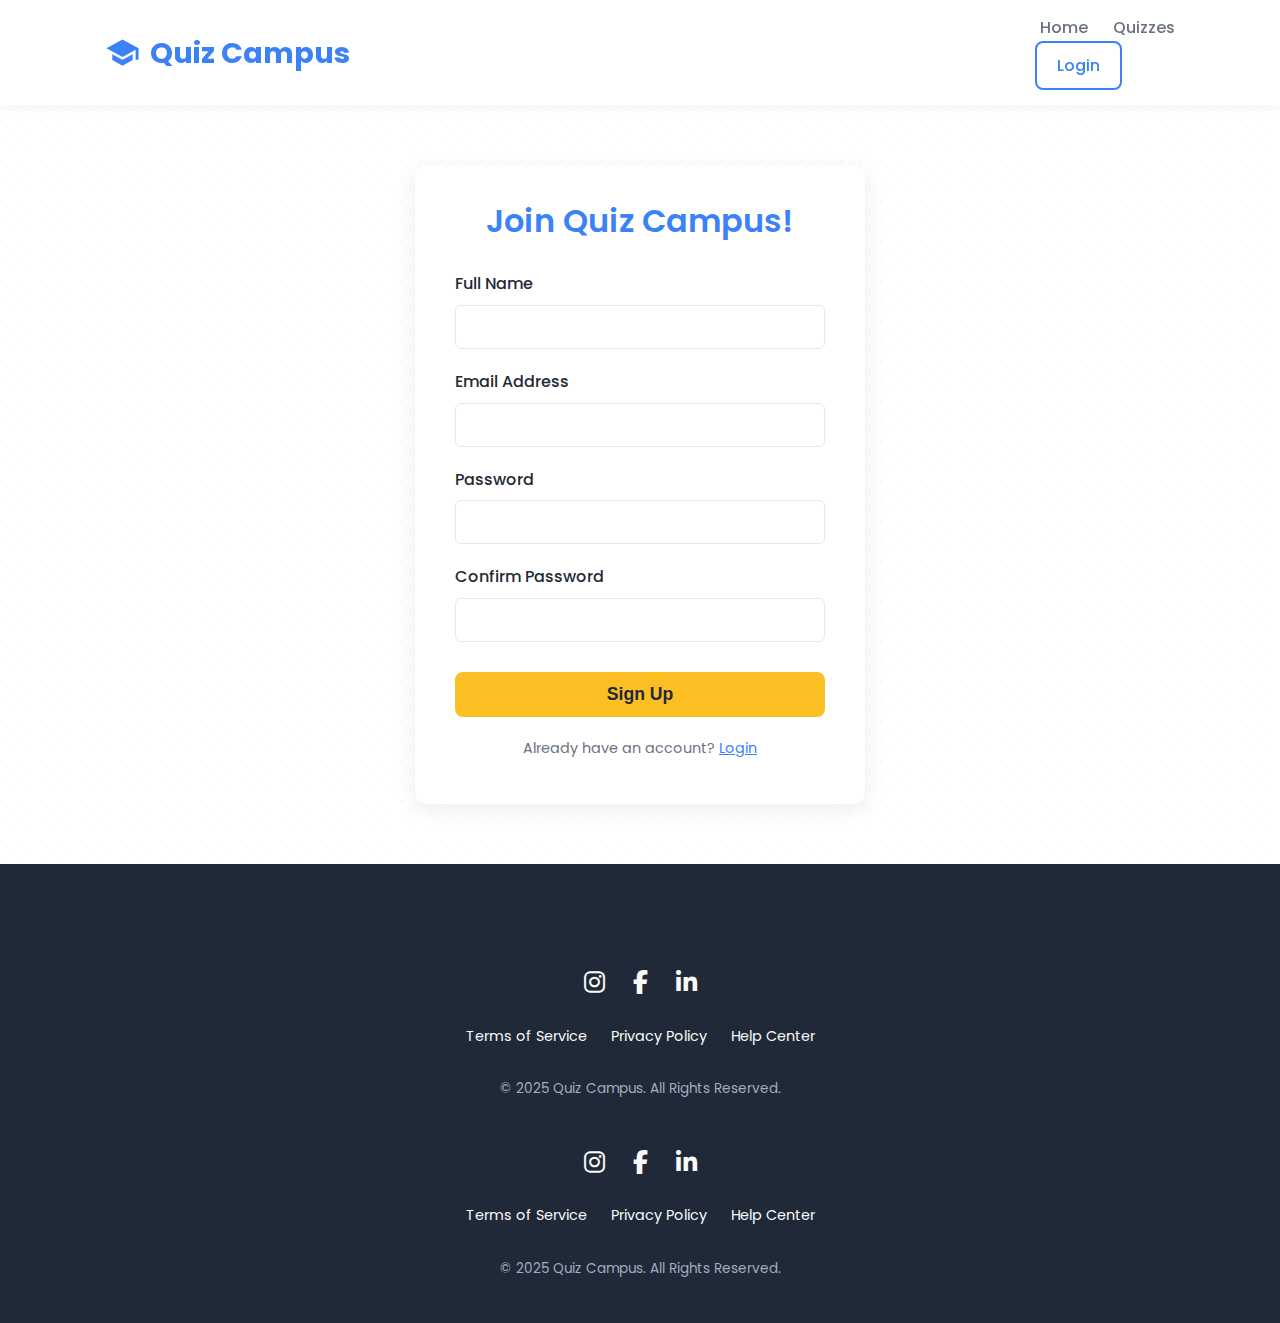
<file: quiz/signup.html>
<!DOCTYPE html>
<html lang="en">
<head>
    <meta charset="UTF-8">
    <meta name="viewport" content="width=device-width, initial-scale=1.0">
    <title>Sign Up - Quiz Campus</title>
    <link rel="stylesheet" href="style.css">
    <link href="https://fonts.googleapis.com/css2?family=Poppins:wght@400;500;600;700&display=swap" rel="stylesheet">
    <link rel="stylesheet" href="https://cdnjs.cloudflare.com/ajax/libs/font-awesome/6.5.1/css/all.min.css">
    <link rel="icon" href="favicon.svg" type="image/svg+xml">
</head>
<body>
    <header>
         <div class="container">
            <a href="index.html" class="logo">
                <img src="logo-icon.svg" alt="Quiz Campus Icon" class="logo-icon">
                Quiz Campus
            </a>
             <nav>
                <ul class="nav-links">
                    <li><a href="index.html">Home</a></li>
                    <li><a href="quizzes.html">Quizzes</a></li>
                </ul>
                 <div class="auth-buttons">
                    <a href="login.html" class="btn btn-secondary">Login</a>
                </div>
            </nav>
            <button class="mobile-nav-toggle" aria-label="Toggle navigation">
                <i class="fas fa-bars"></i>
            </button>
        </div>
    </header>

    <main>
        <div class="auth-container">
            <h2>Join Quiz Campus!</h2>
            <form action="#" method="POST"> <!-- Action would point to backend endpoint -->
                <div class="form-group">
                    <label for="fullname">Full Name</label>
                    <input type="text" id="fullname" name="fullname" required>
                </div>
                <div class="form-group">
                    <label for="email">Email Address</label>
                    <input type="email" id="email" name="email" required>
                </div>
                <div class="form-group">
                    <label for="password">Password</label>
                    <input type="password" id="password" name="password" required>
                </div>
                <div class="form-group">
                    <label for="confirm-password">Confirm Password</label>
                    <input type="password" id="confirm-password" name="confirm_password" required>
                </div>
                <button type="submit" class="btn btn-primary">Sign Up</button>
                <div class="extra-links">
                    <p>Already have an account? <a href="login.html">Login</a></p>
                </div>
            </form>
        </div>
    </main>

    <footer style="margin-top: 60px;">
        <!-- ... (Copy footer from index.html) ... -->
        
        <footer id="contact">
        <div class="container">
            <div class="footer-content">
                <div class="social-media">
                    <a href="#" aria-label="Instagram"><i class="fab fa-instagram"></i></a>
                    <a href="#" aria-label="Facebook"><i class="fab fa-facebook-f"></i></a>
                    <a href="#" aria-label="LinkedIn"><i class="fab fa-linkedin-in"></i></a>
                </div>
                <div class="quick-links">
                    <a href="#">Terms of Service</a>
                    <a href="#">Privacy Policy</a>
                    <a href="#">Help Center</a>
                </div>
            </div>
            <p class="copyright">© 2025 Quiz Campus. All Rights Reserved.</p>
        </div>
     </footer>
        
        
        
        <div class="container">
            <div class="footer-content">
                <div class="social-media">
                    <a href="#" aria-label="Instagram"><i class="fab fa-instagram"></i></a>
                    <a href="#" aria-label="Facebook"><i class="fab fa-facebook-f"></i></a>
                    <a href="#" aria-label="LinkedIn"><i class="fab fa-linkedin-in"></i></a>
                </div>
                <div class="quick-links">
                    <a href="#">Terms of Service</a>
                    <a href="#">Privacy Policy</a>
                    <a href="#">Help Center</a>
                </div>
            </div>
            <p class="copyright">© 2025 Quiz Campus. All Rights Reserved.</p>
        </div>
    </footer>
    <script src="script.js"></script>
</body>
</html>
</file>
<file: quiz/style.css>
/* --- Global Reset & Basic Styling --- */
:root {
    --primary-blue: #3B82F6;
    --primary-blue-dark: #eb2525;
    --accent-yellow: #FBBF24;
    --accent-yellow-dark: #F59E0B;
    --text-dark: #1F2937;
    --text-light: #6B7280;
    --bg-white: #FFFFFF;
    --bg-light-gray: #F9FAFB;
    --border-color: #E5E7EB;
    --font-family: 'Poppins', sans-serif;
}

* {
    margin: 0;
    padding: 0;
    box-sizing: border-box;
}

body {
    font-family: var(--font-family);
    color: var(--text-dark);
    line-height: 1.6;
    background-color: var(--bg-white);
    /* Subtle background pattern */
    background-image:
        radial-gradient(circle at 1px 1px, rgba(0,0,0,0.03) 1px, transparent 0),
        radial-gradient(circle at 10px 10px, rgba(0,0,0,0.03) 1px, transparent 0);
    background-size: 20px 20px;
}

.container {
    width: 90%;
    max-width: 1100px;
    margin: 0 auto;
    padding: 0 15px;
}

a {
    text-decoration: none;
    color: var(--primary-blue);
}

h1, h2, h3 {
    margin-bottom: 0.8em;
    font-weight: 600;
}

h1 { font-size: 2.8rem; }
h2 { font-size: 2.2rem; text-align: center; margin-bottom: 1.5em; color: var(--primary-blue);}
h3 { font-size: 1.4rem; }
p { margin-bottom: 1em; color: var(--text-light); }

/* --- Buttons --- */
.btn {
    display: inline-block;
    padding: 10px 20px;
    border-radius: 8px;
    font-weight: 500;
    text-align: center;
    transition: background-color 0.3s ease, transform 0.2s ease;
    cursor: pointer;
    border: none;
}

.btn-primary { /* Sign Up, main CTAs */
    background-color: var(--accent-yellow);
    color: var(--text-dark);
    font-weight: 600;
}
.btn-primary:hover {
    background-color: var(--accent-yellow-dark);
    transform: translateY(-2px);
}

.btn-secondary { /* Login */
    background-color: transparent;
    color: var(--primary-blue);
    border: 2px solid var(--primary-blue);
}
.btn-secondary:hover {
    background-color: var(--primary-blue);
    color: var(--bg-white);
    transform: translateY(-2px);
}

.btn-cta { /* Hero CTA */
    background-color: var(--accent-yellow);
    color: var(--text-dark);
    padding: 15px 30px;
    font-size: 1.1rem;
    font-weight: 600;
    box-shadow: 0 4px 15px rgba(0,0,0,0.1);
}
.btn-cta:hover {
    background-color: var(--accent-yellow-dark);
    transform: translateY(-3px);
    box-shadow: 0 6px 20px rgba(0,0,0,0.15);
}


/* --- Header --- */
header {
    background-color: var(--bg-white);
    padding: 15px 0;
    box-shadow: 0 2px 10px rgba(0,0,0,0.05);
    position: sticky;
    top: 0;
    z-index: 1000;
    width: 100%;
}

header .container {
    display: flex;
    justify-content: space-between;
    align-items: center;
}

.logo {
    font-size: 1.8rem;
    font-weight: 700;
    color: var(--primary-blue);
    display: flex;
    align-items: center;
}
.logo-icon {
    width: 35px; /* Adjust size as needed */
    height: 35px;
    margin-right: 10px;
}

.nav-links {
    list-style: none;
    display: flex;
}

.nav-links li {
    margin-left: 25px;
}

.nav-links a {
    color: var(--text-light);
    font-weight: 500;
    transition: color 0.3s ease;
}

.nav-links a:hover, .nav-links a.active {
    color: var(--primary-blue);
}

.auth-buttons {
    display: flex;
    align-items: center;
    gap: 10px; /* Spacing between Login and Sign Up */
    margin-left: 20px;
}

.mobile-nav-toggle {
    display: none;
    background: none;
    border: none;
    font-size: 1.5rem;
    color: var(--primary-blue);
    cursor: pointer;
}

/* --- Hero Section --- */
.hero {
    background-color: var(--bg-light-gray); /* Or a subtle gradient */
    /* background-image: linear-gradient(135deg, var(--primary-blue) 0%, #60A5FA 100%); */
    padding: 80px 0;
    text-align: left;
    position: relative;
    overflow: hidden; /* For any decorative elements */
}

.hero-content {
    display: flex;
    align-items: center;
    justify-content: space-between;
    gap: 40px;
}

.hero-text {
    flex: 1;
    max-width: 600px;
}

.hero h1 {
    color: var(--text-dark);
    font-size: 3.2rem; /* Larger for hero */
    font-weight: 700;
    line-height: 1.2;
}

.hero p {
    font-size: 1.2rem;
    color: var(--text-light);
    margin-bottom: 30px;
    max-width: 500px;
}

.hero-image {
    flex: 1;
    max-width: 450px; /* Control image size */
    display: flex;
    justify-content: center;
    align-items: center;
}
.hero-image img {
    max-width: 100%;
    height: auto;
    animation: floatAnimation 3s ease-in-out infinite;
}

@keyframes floatAnimation {
    0%, 100% { transform: translateY(0); }
    50% { transform: translateY(-15px); }
}


/* --- Features Section --- */
.features-section {
    padding: 80px 0;
    background-color: var(--bg-white);
}

.features-grid {
    display: grid;
    grid-template-columns: repeat(auto-fit, minmax(280px, 1fr));
    gap: 30px;
}

.feature-card {
    background-color: var(--bg-light-gray);
    padding: 30px;
    border-radius: 12px;
    text-align: center;
    border: 1px solid var(--border-color);
    transition: transform 0.3s ease, box-shadow 0.3s ease;
}

.feature-card:hover {
    transform: translateY(-5px);
    box-shadow: 0 8px 25px rgba(59, 130, 246, 0.1); /* Blueish shadow */
}

.feature-card i {
    font-size: 2.5rem;
    color: var(--primary-blue);
    margin-bottom: 15px;
    display: block;
}

.feature-card h3 {
    color: var(--text-dark);
    margin-bottom: 10px;
}

.feature-card p {
    font-size: 0.95rem;
    color: var(--text-light);
}

/* --- About Section (Optional) --- */
.about-section {
    padding: 80px 0;
    background-color: var(--bg-light-gray);
    text-align: center;
}
.about-section .container {
    max-width: 800px; /* Narrower for text content */
}
.about-section h2 {
    margin-bottom: 30px;
}
.about-section p {
    font-size: 1.1rem;
    color: var(--text-light);
    margin-bottom: 40px;
}
.about-illustration {
    max-width: 400px;
    width: 80%;
    height: auto;
    margin-top: 20px;
}


/* --- Footer --- */
footer {
    background-color: var(--text-dark);
    color: var(--bg-light-gray);
    padding: 50px 0 30px;
    text-align: center;
}

.footer-content {
    display: flex;
    flex-direction: column;
    align-items: center;
    gap: 20px;
    margin-bottom: 30px;
}

.social-media a {
    color: var(--bg-light-gray);
    font-size: 1.5rem;
    margin: 0 12px;
    transition: color 0.3s ease;
}
.social-media a:hover {
    color: var(--accent-yellow);
}

.quick-links a {
    color: var(--bg-light-gray);
    margin: 0 10px;
    font-size: 0.9rem;
    transition: color 0.3s ease;
}
.quick-links a:hover {
    color: var(--accent-yellow);
}

.copyright {
    font-size: 0.85rem;
    color: #A0AEC0; /* Lighter gray */
    margin-top: 20px;
}


/* --- Responsive Design --- */
@media (max-width: 992px) {
    .hero-content {
        flex-direction: column;
        text-align: center;
    }
    .hero-text {
        order: 2;
        max-width: 100%;
    }
    .hero-image {
        order: 1;
        margin-bottom: 30px;
        max-width: 350px;
    }
    .hero h1 {
        font-size: 2.5rem;
    }
    .hero p {
        font-size: 1.1rem;
        margin-left: auto;
        margin-right: auto;
    }
    .features-grid {
        grid-template-columns: repeat(auto-fit, minmax(250px, 1fr));
    }
}

@media (max-width: 768px) {
    h1 { font-size: 2.2rem; }
    h2 { font-size: 1.8rem; }

    .nav-links, .auth-buttons {
        display: none; /* Hide for mobile toggle */
        flex-direction: column;
        width: 100%;
        position: absolute;
        top: 65px; /* Adjust based on header height */
        left: 0;
        background-color: var(--bg-white);
        box-shadow: 0 4px 10px rgba(0,0,0,0.1);
        padding-bottom: 10px;
    }
    .nav-links.active, .auth-buttons.active {
        display: flex; /* Show when toggled */
    }
    .nav-links li {
        margin: 10px 0;
        text-align: center;
    }
    .auth-buttons {
        padding: 10px 20px; /* Padding for buttons when stacked */
        gap: 15px; /* Space between stacked buttons */
        top: calc(65px + (3 * 40px)); /* Position below nav-links approx */
    }
     .auth-buttons .btn {
        width: 100%; /* Make buttons full width in mobile menu */
    }

    .mobile-nav-toggle {
        display: block;
    }

    header .container {
        position: relative; /* For absolute positioning of mobile menu */
    }
    .hero {
        padding: 60px 0;
    }
    .features-section, .about-section, footer {
        padding: 60px 0;
    }
    .features-grid {
        grid-template-columns: 1fr; /* Stack cards on smaller screens */
    }
    .footer-content {
        flex-direction: column;
    }
    .quick-links {
        display: flex;
        flex-direction: column;
        gap: 10px;
    }
}
/* --- style.css (Continued from Landing Page) --- */

/* --- General Page Styles --- */
.page-header {
    background-color: var(--primary-blue);
    color: var(--bg-white);
    padding: 40px 0;
    text-align: center;
    margin-bottom: 40px;
}
.page-header h1 {
    font-size: 2.5rem;
    margin-bottom: 0.2em;
    color: var(--bg-white);
}
.page-header p {
    font-size: 1.1rem;
    color: rgba(255, 255, 255, 0.8);
}

/* --- Quizzes Page (quizzes.html) --- */
.quiz-filters {
    margin-bottom: 30px;
    display: flex;
    gap: 15px;
    align-items: center;
    flex-wrap: wrap;
}
.quiz-filters input[type="text"] {
    padding: 10px 15px;
    border: 1px solid var(--border-color);
    border-radius: 6px;
    flex-grow: 1;
    font-size: 1rem;
}
.quiz-filters select {
    padding: 10px;
    border: 1px solid var(--border-color);
    border-radius: 6px;
    background-color: var(--bg-white);
    font-size: 1rem;
}

.quiz-grid {
    display: grid;
    grid-template-columns: repeat(auto-fit, minmax(300px, 1fr));
    gap: 25px;
    margin-bottom: 40px;
}

.quiz-card {
    background-color: var(--bg-white);
    border: 1px solid var(--border-color);
    border-radius: 10px;
    padding: 20px;
    box-shadow: 0 4px 12px rgba(0,0,0,0.05);
    transition: transform 0.3s ease, box-shadow 0.3s ease;
    display: flex;
    flex-direction: column;
}
.quiz-card:hover {
    transform: translateY(-5px);
    box-shadow: 0 6px 20px rgba(59, 130, 246, 0.1);
}
.quiz-card-image {
    width: 100%;
    height: 150px; /* Or use aspect-ratio */
    background-color: var(--bg-light-gray); /* Placeholder for image */
    border-radius: 8px;
    margin-bottom: 15px;
    display: flex;
    align-items: center;
    justify-content: center;
    font-size: 1.5rem;
    color: var(--text-light);
}
.quiz-card-image i { /* For an icon if no image */
    font-size: 3rem;
    color: var(--primary-blue);
}
.quiz-card h3 {
    font-size: 1.3rem;
    margin-bottom: 8px;
    color: var(--text-dark);
}
.quiz-card .category {
    font-size: 0.85rem;
    color: var(--primary-blue);
    background-color: #E0E7FF; /* Light blue bg for category */
    padding: 3px 8px;
    border-radius: 4px;
    display: inline-block;
    margin-bottom: 10px;
}
.quiz-card p {
    font-size: 0.9rem;
    color: var(--text-light);
    flex-grow: 1; /* Pushes button to bottom */
    margin-bottom: 15px;
}
.quiz-card .btn {
    margin-top: auto; /* Pushes button to bottom */
    background-color: var(--primary-blue);
    color: var(--bg-white);
}
.quiz-card .btn:hover {
    background-color: var(--primary-blue-dark);
}

/* --- Quiz Start/Taking Page (quiz-start.html) --- */
.quiz-interface-container {
    max-width: 800px;
    margin: 40px auto;
    padding: 30px;
    background-color: var(--bg-white);
    border-radius: 12px;
    box-shadow: 0 5px 20px rgba(0,0,0,0.08);
}
.quiz-header {
    display: flex;
    justify-content: space-between;
    align-items: center;
    margin-bottom: 20px;
    padding-bottom: 15px;
    border-bottom: 1px solid var(--border-color);
}
.quiz-header h2 {
    font-size: 1.8rem;
    color: var(--primary-blue);
    margin-bottom: 0;
}
.quiz-timer, .quiz-progress-text {
    font-size: 1rem;
    font-weight: 500;
    color: var(--text-light);
}
.quiz-progress-bar-container {
    width: 100%;
    background-color: var(--border-color);
    border-radius: 5px;
    height: 10px;
    margin-bottom: 25px;
    overflow: hidden;
}
.quiz-progress-bar {
    width: 20%; /* Example: 20% progress */
    height: 100%;
    background-color: var(--accent-yellow);
    border-radius: 5px;
    transition: width 0.5s ease;
}
.question-area {
    margin-bottom: 30px;
}
.question-text {
    font-size: 1.4rem;
    font-weight: 600;
    margin-bottom: 20px;
    color: var(--text-dark);
}
.answer-options {
    list-style: none;
    padding: 0;
}
.answer-options li {
    margin-bottom: 12px;
}
.answer-options label {
    display: block;
    background-color: var(--bg-light-gray);
    padding: 15px 20px;
    border-radius: 8px;
    border: 2px solid var(--border-color);
    cursor: pointer;
    transition: background-color 0.2s ease, border-color 0.2s ease;
    font-size: 1rem;
}
.answer-options label:hover {
    border-color: var(--primary-blue);
}
.answer-options input[type="radio"] {
    display: none; /* Hide actual radio button */
}
.answer-options input[type="radio"]:checked + label {
    background-color: #D1FAE5; /* Light green for selected */
    border-color: #10B981; /* Green border */
    color: #065F46; /* Darker green text */
    font-weight: 500;
}
/* Styles for correct/incorrect after submission - JS would add these classes */
.answer-options li.correct label {
    background-color: #D1FAE5;
    border-color: #10B981;
    color: #065F46;
}
.answer-options li.incorrect label {
    background-color: #FEE2E2;
    border-color: #EF4444;
    color: #991B1B;
}

.quiz-navigation {
    display: flex;
    justify-content: space-between;
    align-items: center;
    margin-top: 30px;
}

/* --- Quiz Result Page (quiz-result.html) --- */
.result-container {
    max-width: 700px;
    margin: 40px auto;
    padding: 40px;
    background-color: var(--bg-white);
    border-radius: 12px;
    box-shadow: 0 5px 20px rgba(0,0,0,0.08);
    text-align: center;
}
.result-container h2 {
    font-size: 2.2rem;
    color: var(--primary-blue);
    margin-bottom: 15px;
}
.score-display {
    font-size: 3.5rem;
    font-weight: 700;
    color: var(--accent-yellow);
    margin: 20px 0;
}
.score-details {
    font-size: 1.1rem;
    color: var(--text-light);
    margin-bottom: 25px;
}
.result-message {
    font-size: 1.2rem;
    margin-bottom: 30px;
    font-weight: 500;
}
.result-actions .btn {
    margin: 10px;
}

/* --- Login/Sign Up Page --- */
.auth-container {
    max-width: 450px;
    margin: 60px auto;
    padding: 30px 40px;
    background-color: var(--bg-white);
    border-radius: 12px;
    box-shadow: 0 5px 20px rgba(0,0,0,0.08);
    text-align: center;
}
.auth-container h2 {
    font-size: 2rem;
    color: var(--primary-blue);
    margin-bottom: 25px;
}
.form-group {
    margin-bottom: 20px;
    text-align: left;
}
.form-group label {
    display: block;
    font-weight: 500;
    margin-bottom: 8px;
    color: var(--text-dark);
}
.form-group input[type="text"],
.form-group input[type="email"],
.form-group input[type="password"] {
    width: 100%;
    padding: 12px 15px;
    border: 1px solid var(--border-color);
    border-radius: 6px;
    font-size: 1rem;
}
.form-group input:focus {
    outline: none;
    border-color: var(--primary-blue);
    box-shadow: 0 0 0 2px rgba(59, 130, 246, 0.2);
}
.auth-container .btn {
    width: 100%;
    padding: 12px;
    font-size: 1.1rem;
    margin-top: 10px;
}
.auth-container .extra-links {
    margin-top: 20px;
    font-size: 0.9rem;
}
.auth-container .extra-links a {
    color: var(--primary-blue);
    text-decoration: underline;
}
.auth-container .extra-links a:hover {
    color: var(--primary-blue-dark);
}

/* --- User Dashboard --- */
.dashboard-container {
    padding: 40px 0;
}
.dashboard-welcome h2 {
    text-align: left;
    margin-bottom: 10px;
}
.dashboard-welcome p {
    text-align: left;
    font-size: 1.1rem;
    color: var(--text-light);
    margin-bottom: 30px;
}
.dashboard-grid {
    display: grid;
    grid-template-columns: repeat(auto-fit, minmax(280px, 1fr));
    gap: 25px;
}
.dashboard-card {
    background-color: var(--bg-white);
    padding: 25px;
    border-radius: 10px;
    box-shadow: 0 4px 12px rgba(0,0,0,0.05);
    border: 1px solid var(--border-color);
}
.dashboard-card h3 {
    color: var(--primary-blue);
    margin-bottom: 15px;
    font-size: 1.4rem;
    display: flex;
    align-items: center;
}
.dashboard-card h3 i {
    margin-right: 10px;
    font-size: 1.5rem;
}
.dashboard-card ul {
    list-style: none;
    padding: 0;
}
.dashboard-card ul li {
    padding: 8px 0;
    border-bottom: 1px solid var(--bg-light-gray);
    font-size: 0.95rem;
}
.dashboard-card ul li:last-child {
    border-bottom: none;
}
.dashboard-card .value {
    font-weight: 600;
    color: var(--text-dark);
}
.dashboard-card .btn {
    margin-top: 15px;
}


/* Responsive adjustments for new sections */
@media (max-width: 768px) {
    .page-header h1 { font-size: 2rem; }
    .quiz-filters { flex-direction: column; align-items: stretch; }
    .quiz-grid { grid-template-columns: 1fr; }
    .quiz-interface-container, .result-container, .auth-container {
        margin-left: 15px;
        margin-right: 15px;
        padding: 20px;
    }
    .quiz-header { flex-direction: column; gap: 10px; text-align: center;}
    .dashboard-grid { grid-template-columns: 1fr; }
}
</file>
